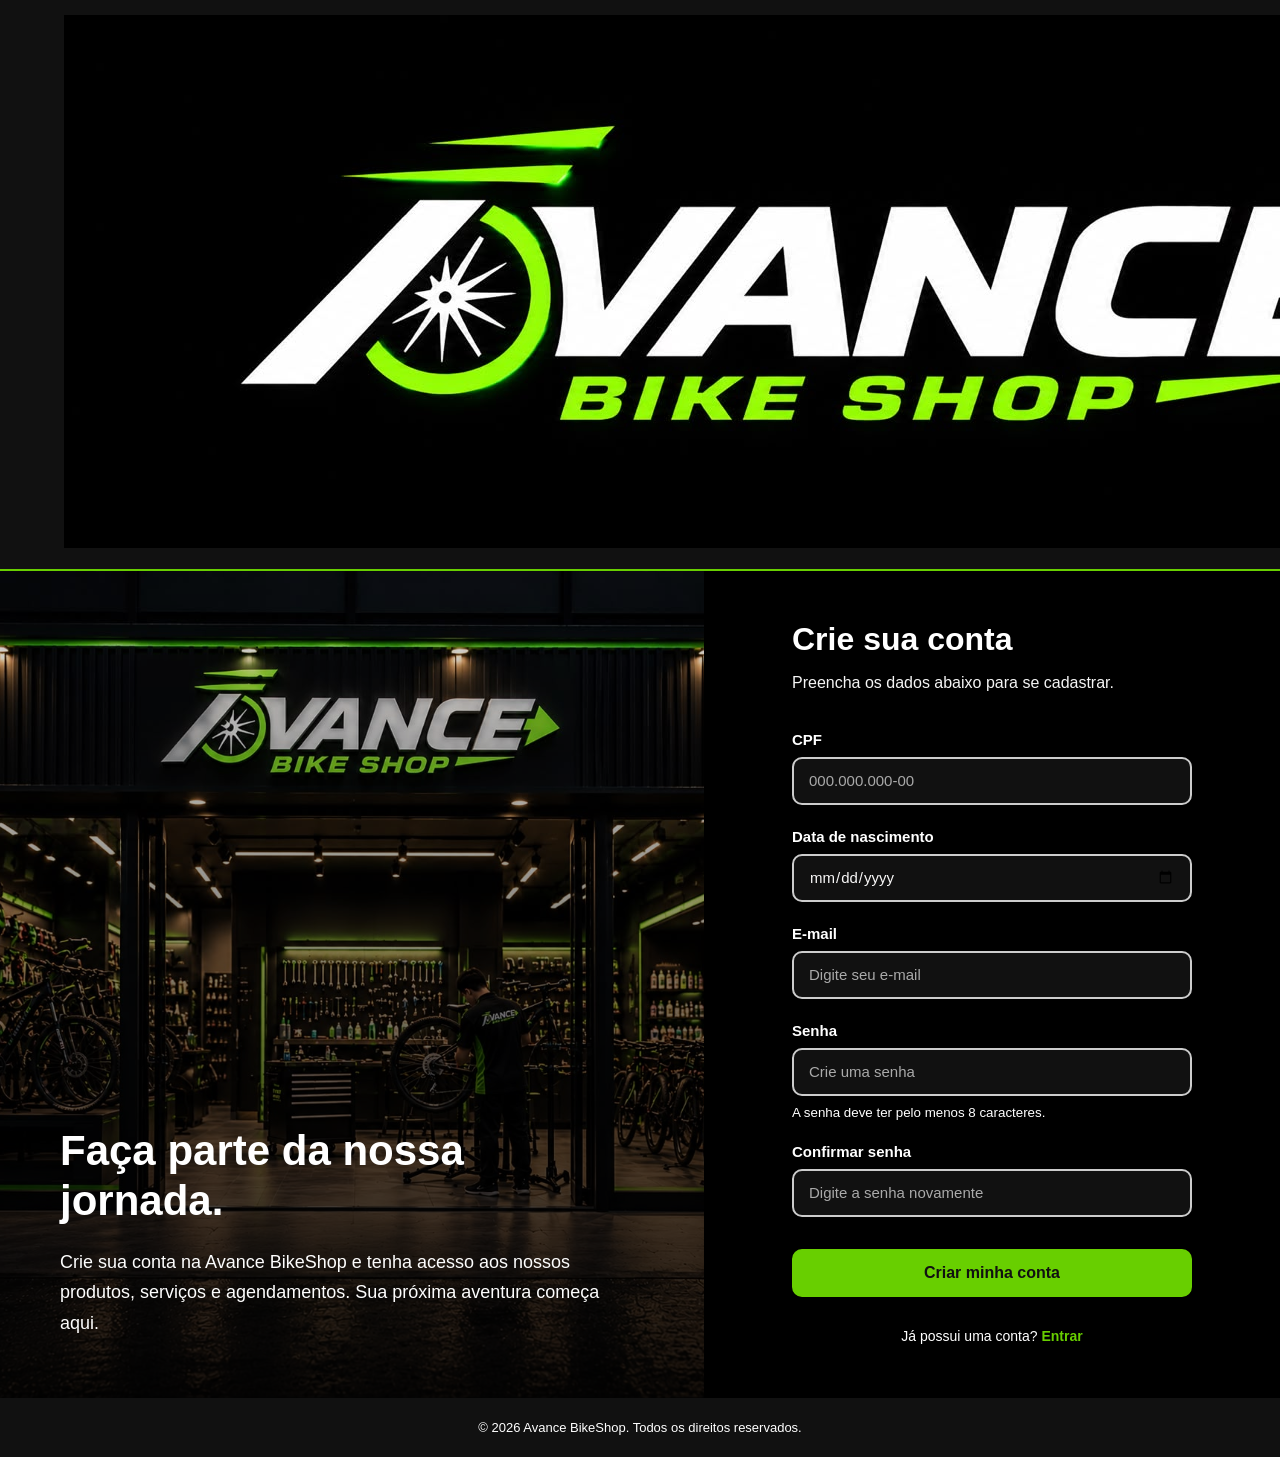
<file: pages/cadastro/index.html>
<!DOCTYPE html>
<html lang="pt-BR">

<head>
  <meta charset="UTF-8">
  <meta name="viewport" content="width=device-width, initial-scale=1.0">

  <link rel="stylesheet" href="style.css">

  <title>Cadastro | Avance BikeShop</title>
</head>

<body class="pagina-login">

  <header class="login-topo">
    <a href="index.html" class="login-logo">
      <img src="../../assets/logo.jpeg" alt="">
    </a>

    <a href="index.html" class="login-voltar">
      Voltar ao início
    </a>
  </header>

  <main class="login-main cadastro-main">

    <!-- Banner à esquerda -->
    <div class="login-banner">
      <div class="login-banner-conteudo">
        <h1>Faça parte da nossa jornada.</h1>

        <p>
          Crie sua conta na Avance BikeShop e tenha acesso
          aos nossos produtos, serviços e agendamentos.
          Sua próxima aventura começa aqui.
        </p>
      </div>
    </div>

    <!-- Formulário à direita -->
    <section class="login-section cadastro-section">

      <div class="login-box cadastro-box">

        <h2>Crie sua conta</h2>

        <p class="login-subtitulo">
          Preencha os dados abaixo para se cadastrar.
        </p>

        <form id="form-cadastro" action="#" method="post">

          <div class="login-campo">
            <label for="cpf">CPF</label>

            <input
              type="text"
              id="cpf"
              name="cpf"
              placeholder="000.000.000-00"
              inputmode="numeric"
              maxlength="14"
              autocomplete="off"
              required
            >
          </div>

          <div class="login-campo">
            <label for="nascimento">Data de nascimento</label>

            <input
              type="date"
              id="nascimento"
              name="data_nascimento"
              autocomplete="bday"
              required
            >
          </div>

          <div class="login-campo">
            <label for="email">E-mail</label>

            <input
              type="email"
              id="email"
              name="email"
              placeholder="Digite seu e-mail"
              autocomplete="email"
              required
            >
          </div>

          <div class="login-campo">
            <label for="senha">Senha</label>

            <input
              type="password"
              id="senha"
              name="senha"
              placeholder="Crie uma senha"
              autocomplete="new-password"
              minlength="8"
              required
            >

            <small class="cadastro-ajuda">
              A senha deve ter pelo menos 8 caracteres.
            </small>
          </div>

          <div class="login-campo">
            <label for="confirmar-senha">
              Confirmar senha
            </label>

            <input
              type="password"
              id="confirmar-senha"
              name="confirmar_senha"
              placeholder="Digite a senha novamente"
              autocomplete="new-password"
              minlength="8"
              required
            >

            <small
              id="mensagem-senha"
              class="cadastro-mensagem"
              aria-live="polite"
            ></small>
          </div>

          <button type="submit" class="login-submit" onclick="">
            Criar minha conta
          </button>

        </form>

        <p class="login-cadastro">
          Já possui uma conta?
          <a href="login.html">Entrar</a>
        </p>

      </div>

    </section>

  </main>

  <footer class="login-footer">
    <p>
      © 2026 Avance BikeShop. Todos os direitos reservados.
    </p>
  </footer>
<script src="script.js"></script>
</body>
</html>
</file>
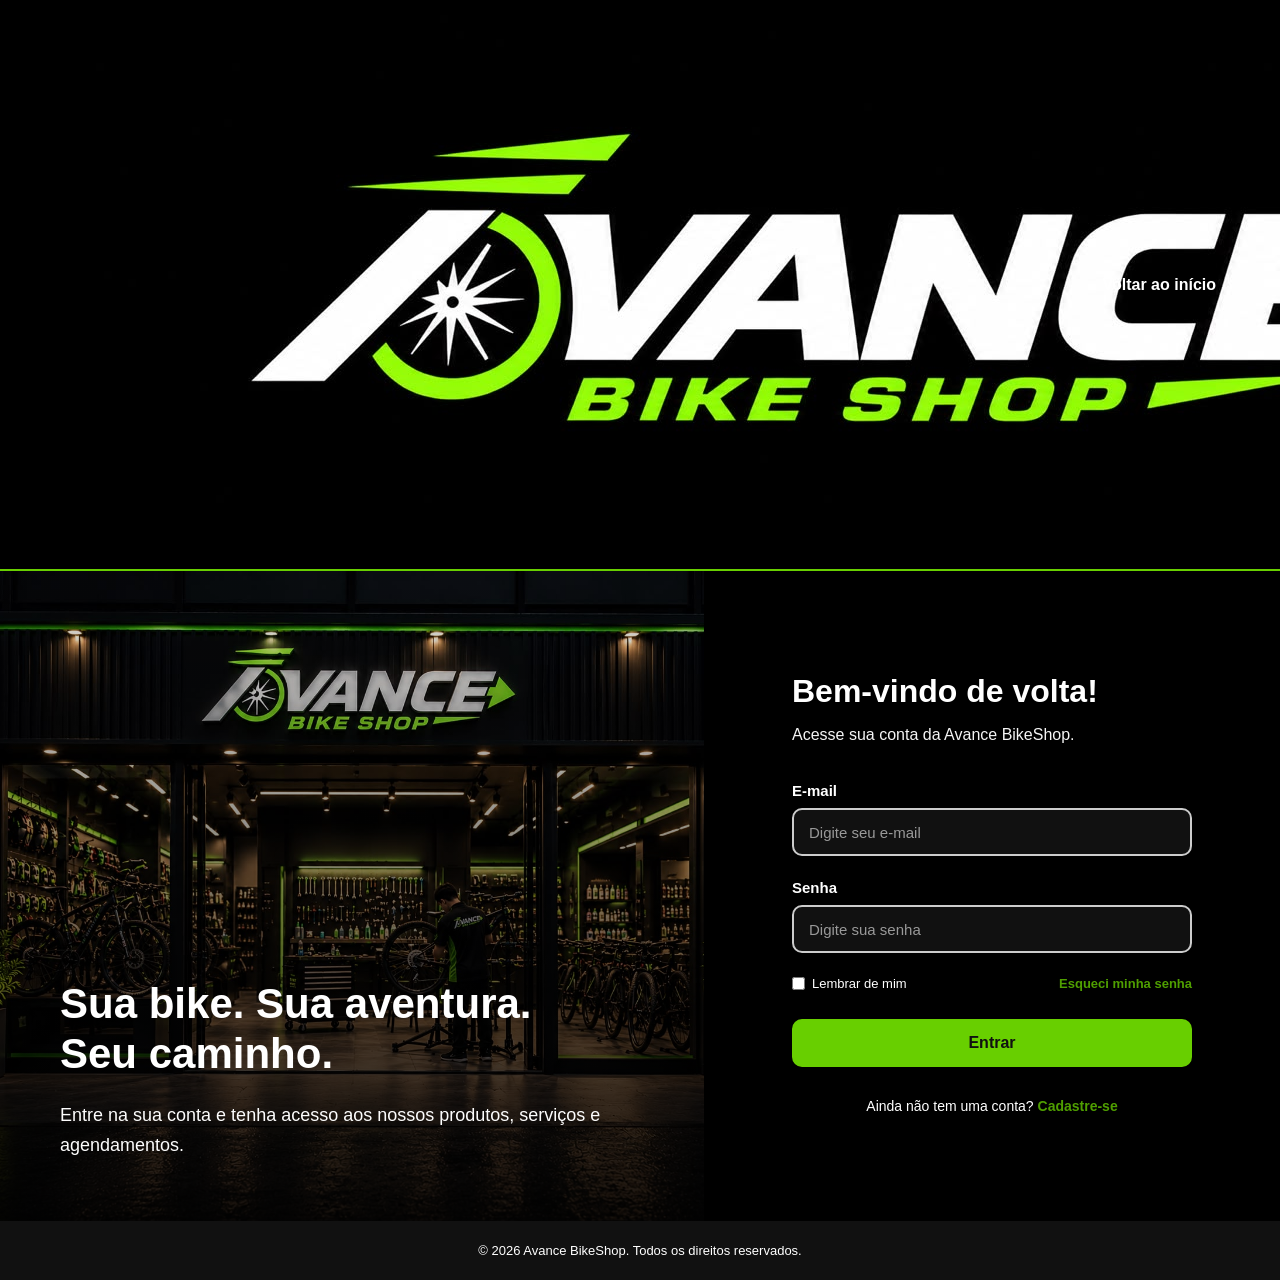
<file: pages/login/index.html>
<!DOCTYPE html>
<html lang="pt-BR">

<head>
  <meta charset="UTF-8">
  <meta name="viewport" content="width=device-width, initial-scale=1.0">

  <link rel="stylesheet" href="style.css">

  <title>Entrar | Avance BikeShop</title>
</head>

<body class="pagina-login">

  <header class="login-topo">
    <a href="index.html" class="login-logo">
      <img src="../../WhatsApp Image 2026-10-22 at 22.29.35.jpeg" alt="">
    </a>

    <a href="index.html" class="login-voltar">
      Voltar ao início
    </a>
  </header>

  <main class="login-main">

    <!-- Lado esquerdo -->
    <div class="login-banner">

      <div class="login-banner-conteudo">
        <h1>Sua bike. Sua aventura. Seu caminho.</h1>

        <p>
          Entre na sua conta e tenha acesso aos nossos
          produtos, serviços e agendamentos.
        </p>
      </div>

    </div>

    <!-- Lado direito -->
    <section class="login-section">

      <div class="login-box">

        <h2>Bem-vindo de volta!</h2>

        <p class="login-subtitulo">
          Acesse sua conta da Avance BikeShop.
        </p>

        <form action="#" method="post">

          <div class="login-campo">
            <label for="email">E-mail</label>

            <input
              type="email"
              id="email"
              name="email"
              placeholder="Digite seu e-mail"
              autocomplete="email"
              required
            >
          </div>

          <div class="login-campo">
            <label for="senha">Senha</label>

            <input
              type="password"
              id="senha"
              name="senha"
              placeholder="Digite sua senha"
              autocomplete="current-password"
              required
            >
          </div>

          <div class="login-extra">

            <label class="login-lembrar">
              <input type="checkbox" name="lembrar">
              Lembrar de mim
            </label>

            <a href="em-construcao.html">
              Esqueci minha senha
            </a>

          </div>

          <button type="submit" class="login-submit">
            Entrar
          </button>

        </form>

        <p class="login-cadastro">
          Ainda não tem uma conta?
          <a href="em-construcao.html">
            Cadastre-se
          </a>
        </p>

      </div>

    </section>

  </main>

  <footer class="login-footer">
    <p>
      © 2026 Avance BikeShop. Todos os direitos reservados.
    </p>
  </footer>

</body>
</html>
</file>
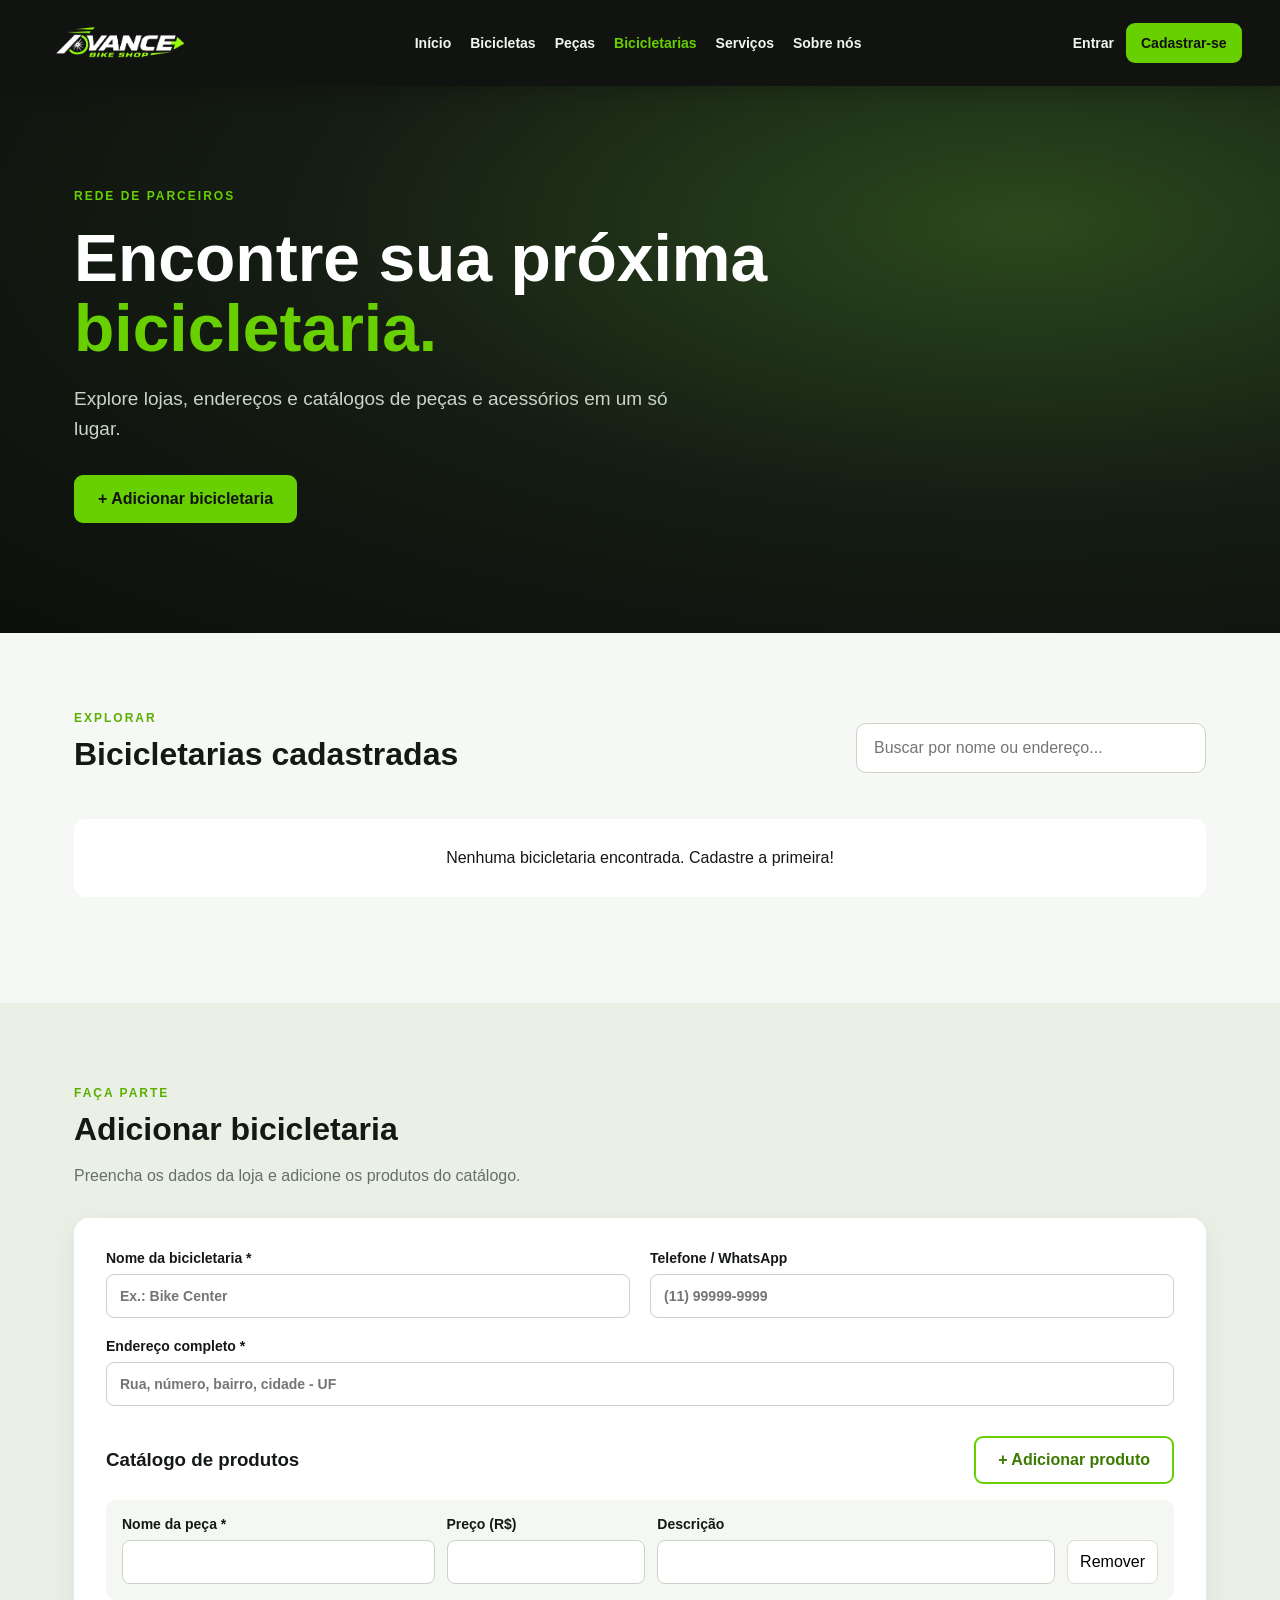
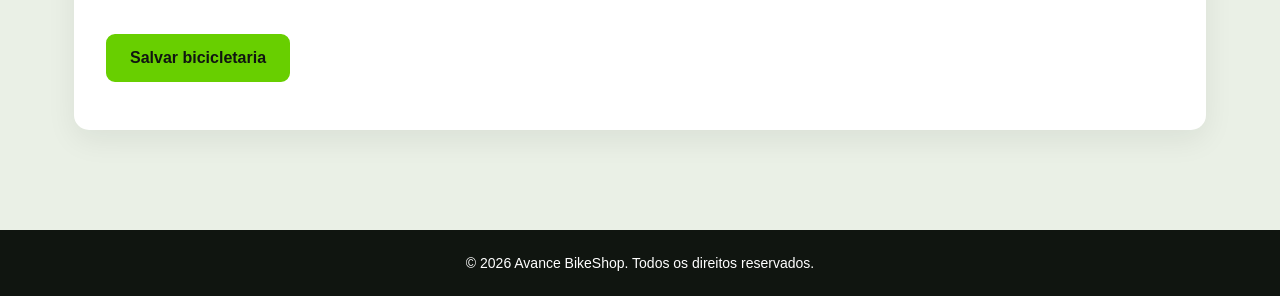
<file: Avance_BikeShop_Site_Reformulado/pages/bicicletarias/index.html>
<!doctype html>
<html lang="pt-BR">

<head>
    <meta charset="UTF-8">
    <meta name="viewport" content="width=device-width, initial-scale=1.0">
    <title>Bicicletarias Parceiras | Avance BikeShop</title>
    <link rel="stylesheet" href="style.css">
    <link rel="stylesheet" href="../../src/unificado.css">
</head>

<body>
    <header class="site-header">
        <nav class="site-nav" aria-label="Navegação principal"><a class="site-brand" href="../../index.html"><img
                    src="../../assets/logo.png" alt="Avance BikeShop"></a>
            <div class="site-links"><a href="../../index.html">Início</a><a
                    href="../../em-construcao.html">Bicicletas</a><a href="../../pages/pecas/index.html">Peças</a><a
                    href="../../pages/bicicletarias/index.html" aria-current="page">Bicicletarias</a><a
                    href="../../em-construcao.html">Serviços</a><a href="../../em-construcao.html">Sobre nós</a></div>
            <div class="site-account"><a href="../../pages/login/index.html">Entrar</a><a class="site-register"
                    href="../../pages/cadastro/index.html">Cadastrar-se</a></div>
        </nav>
    </header>

    <main>
        <section class="hero">
            <div class="wrap"><span class="eyebrow">REDE DE PARCEIROS</span>
                <h1>Encontre sua próxima <em>bicicletaria.</em></h1>
                <p>Explore lojas, endereços e catálogos de peças e acessórios em um só lugar.</p><a class="btn"
                    href="#cadastro">+ Adicionar bicicletaria</a>
            </div>
        </section>
        <section class="wrap section" id="lojas">
            <div class="section-heading">
                <div><span class="eyebrow">EXPLORAR</span>
                    <h2>Bicicletarias cadastradas</h2>
                </div><input id="busca" type="search" placeholder="Buscar por nome ou endereço..."
                    aria-label="Buscar bicicletarias">
            </div>
            <div id="lista" class="grid"></div>
            <p id="vazio" class="empty" hidden>Nenhuma bicicletaria encontrada. Cadastre a primeira!</p>
        </section>
        <section class="form-section" id="cadastro">
            <div class="wrap"><span class="eyebrow">FAÇA PARTE</span>
                <h2>Adicionar bicicletaria</h2>
                <p class="muted">Preencha os dados da loja e adicione os produtos do catálogo.</p>
                <form id="formLoja">
                    <div class="fields"><label>Nome da bicicletaria *<input name="nome" required maxlength="100"
                                placeholder="Ex.: Bike Center"></label><label>Telefone / WhatsApp<input name="telefone"
                                maxlength="30" placeholder="(11) 99999-9999"></label><label class="wide">Endereço
                            completo *<input name="endereco" required maxlength="200"
                                placeholder="Rua, número, bairro, cidade - UF"></label></div>
                    <div class="catalog-head">
                        <h3>Catálogo de produtos</h3><button type="button" class="btn secondary" id="addProduto">+
                            Adicionar produto</button>
                    </div>
                    <div id="produtosForm"></div><button type="submit" class="btn submit">Salvar bicicletaria</button>
                    <p id="mensagem" role="status"></p>
                </form>
            </div>
        </section>
    </main>
    <footer>© 2026 Avance BikeShop. Todos os direitos reservados.</footer>
    <dialog id="catalogoDialog">
        <div class="dialog-top">
            <div><span class="eyebrow">CATÁLOGO</span>
                <h2 id="dialogTitulo"></h2>
            </div><button id="fecharDialog" class="close" aria-label="Fechar">×</button>
        </div>
        <p id="dialogEndereco" class="muted"></p>
        <div id="dialogProdutos" class="catalog-grid"></div>
    </dialog>
    <script src="script.js"></script>
</body>

</html>
</file>
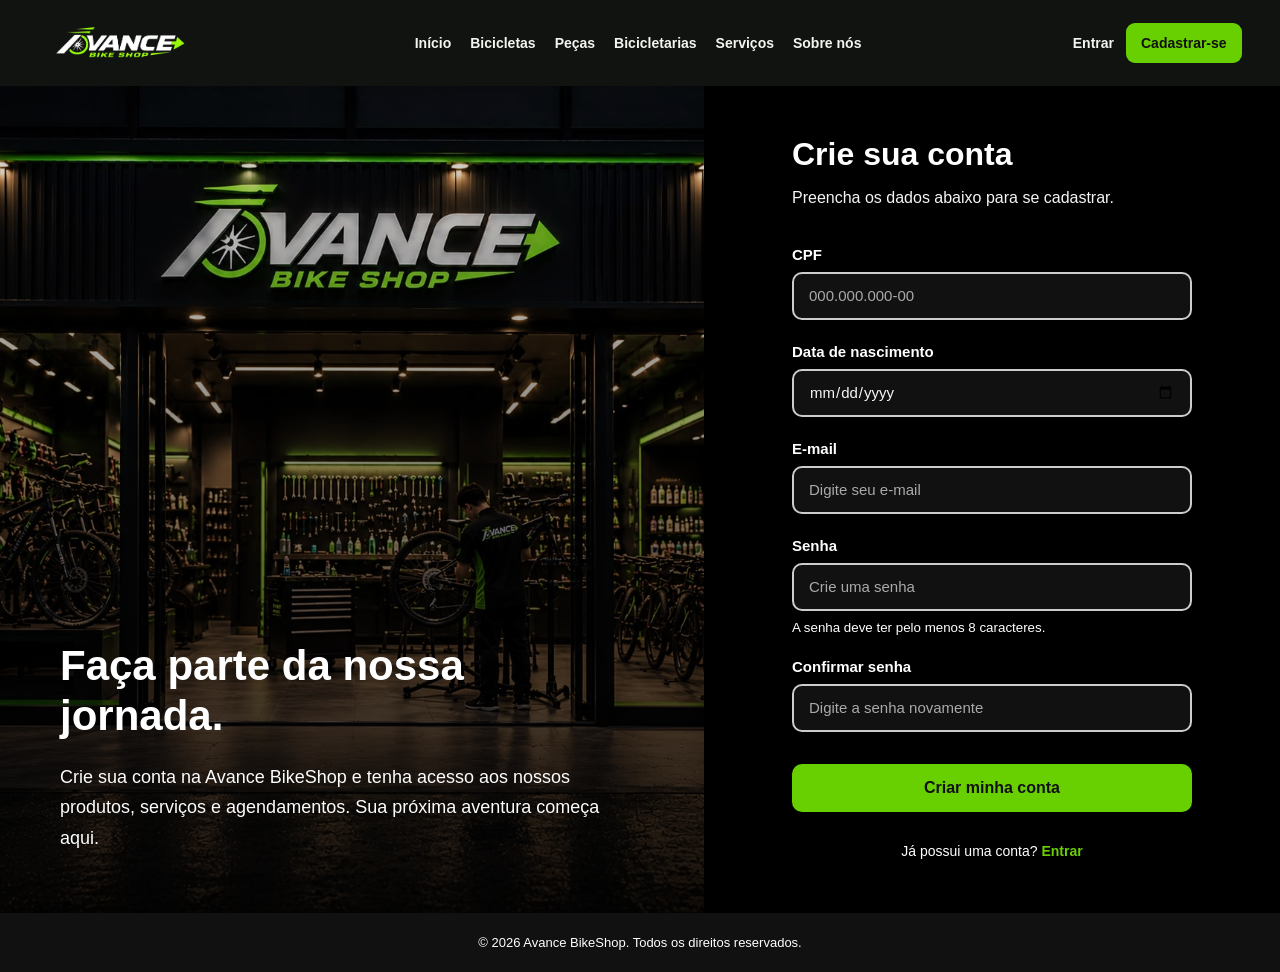
<file: Avance_BikeShop_Site_Reformulado/pages/cadastro/index.html>
<!DOCTYPE html>
<html lang="pt-BR">

<head>
  <meta charset="UTF-8">
  <meta name="viewport" content="width=device-width, initial-scale=1.0">

  <link rel="stylesheet" href="style.css">

  <title>Cadastro | Avance BikeShop</title>
  <link rel="stylesheet" href="../../src/unificado.css">
</head>

<body class="pagina-login">
  <header class="site-header">
    <nav class="site-nav" aria-label="Navegação principal"><a class="site-brand" href="../../index.html"><img
          src="../../assets/logo.png" alt="Avance BikeShop"></a>
      <div class="site-links"><a href="../../index.html">Início</a><a href="../../em-construcao.html">Bicicletas</a><a
          href="../../pages/pecas/index.html">Peças</a><a
          href="../../pages/bicicletarias/index.html">Bicicletarias</a><a href="../../em-construcao.html">Serviços</a><a
          href="../../em-construcao.html">Sobre nós</a></div>
      <div class="site-account"><a href="../../pages/login/index.html">Entrar</a><a class="site-register"
          href="../../pages/cadastro/index.html">Cadastrar-se</a></div>
    </nav>
  </header>



  <main class="login-main cadastro-main">

    <!-- Banner à esquerda -->
    <div class="login-banner">
      <div class="login-banner-conteudo">
        <h1>Faça parte da nossa jornada.</h1>

        <p>
          Crie sua conta na Avance BikeShop e tenha acesso
          aos nossos produtos, serviços e agendamentos.
          Sua próxima aventura começa aqui.
        </p>
      </div>
    </div>

    <!-- Formulário à direita -->
    <section class="login-section cadastro-section">

      <div class="login-box cadastro-box">

        <h2>Crie sua conta</h2>

        <p class="login-subtitulo">
          Preencha os dados abaixo para se cadastrar.
        </p>

        <form id="form-cadastro" action="#" method="post">

          <div class="login-campo">
            <label for="cpf">CPF</label>

            <input type="text" id="cpf" name="cpf" placeholder="000.000.000-00" inputmode="numeric" maxlength="14"
              autocomplete="off" required>
          </div>

          <div class="login-campo">
            <label for="nascimento">Data de nascimento</label>

            <input type="date" id="nascimento" name="data_nascimento" autocomplete="bday" required>
          </div>

          <div class="login-campo">
            <label for="email">E-mail</label>

            <input type="email" id="email" name="email" placeholder="Digite seu e-mail" autocomplete="email" required>
          </div>

          <div class="login-campo">
            <label for="senha">Senha</label>

            <input type="password" id="senha" name="senha" placeholder="Crie uma senha" autocomplete="new-password"
              minlength="8" required>

            <small class="cadastro-ajuda">
              A senha deve ter pelo menos 8 caracteres.
            </small>
          </div>

          <div class="login-campo">
            <label for="confirmar-senha">
              Confirmar senha
            </label>

            <input type="password" id="confirmar-senha" name="confirmar_senha" placeholder="Digite a senha novamente"
              autocomplete="new-password" minlength="8" required>

            <small id="mensagem-senha" class="cadastro-mensagem" aria-live="polite"></small>
          </div>

          <button type="submit" class="login-submit" onclick="">
            Criar minha conta
          </button>

        </form>

        <p class="login-cadastro">
          Já possui uma conta?
          <a href="../../pages/login/index.html">Entrar</a>
        </p>

      </div>

    </section>

  </main>

  <footer class="login-footer">
    <p>
      © 2026 Avance BikeShop. Todos os direitos reservados.
    </p>
  </footer>
  <script src="script.js"></script>
</body>

</html>
</file>
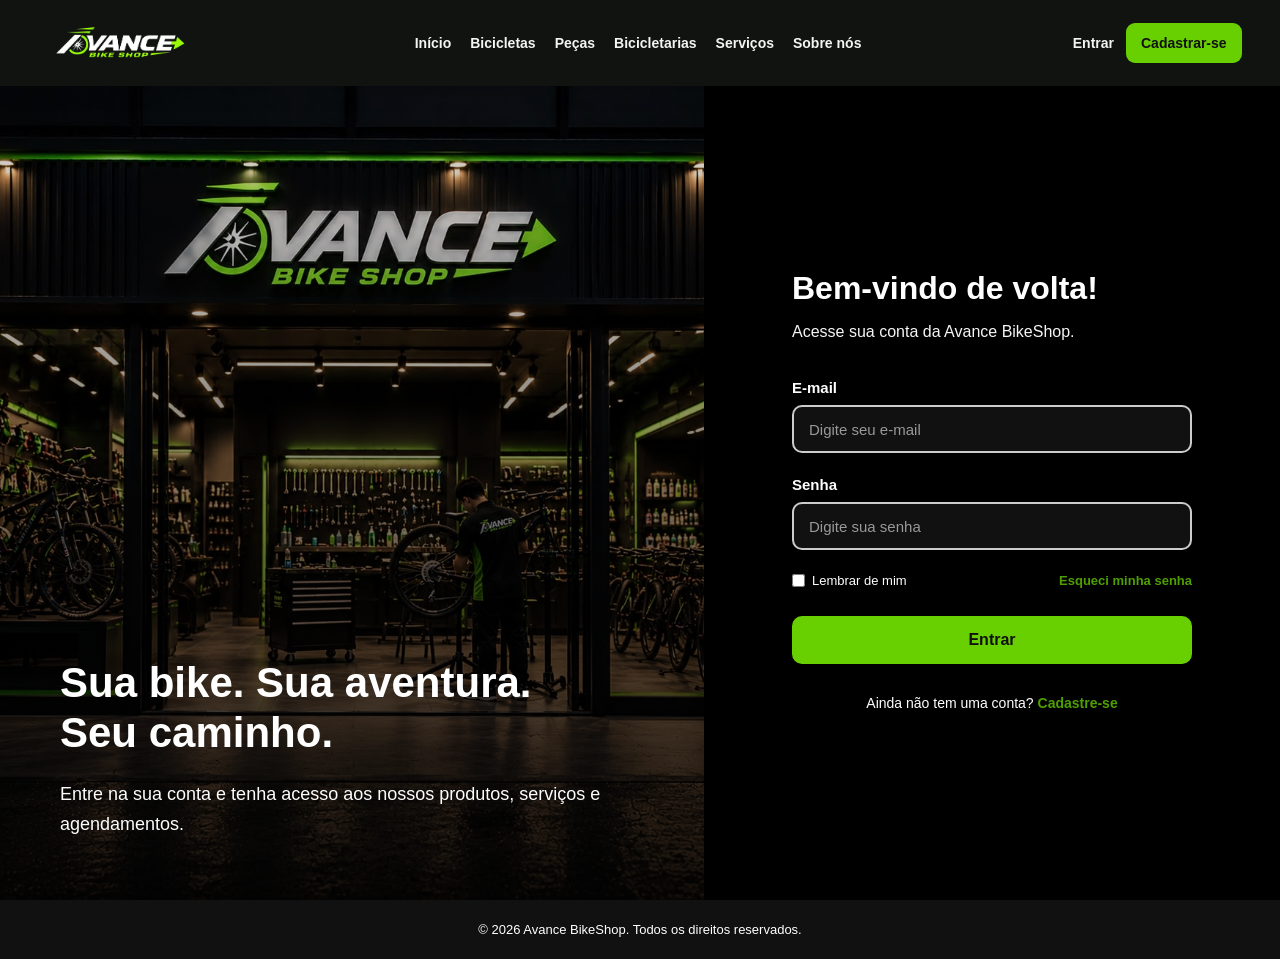
<file: Avance_BikeShop_Site_Reformulado/pages/login/index.html>
<!DOCTYPE html>
<html lang="pt-BR">

<head>
  <meta charset="UTF-8">
  <meta name="viewport" content="width=device-width, initial-scale=1.0">

  <link rel="stylesheet" href="style.css">

  <title>Entrar | Avance BikeShop</title>
  <link rel="stylesheet" href="../../src/unificado.css">
</head>

<body class="pagina-login">
  <header class="site-header">
    <nav class="site-nav" aria-label="Navegação principal"><a class="site-brand" href="../../index.html"><img
          src="../../assets/logo.png" alt="Avance BikeShop"></a>
      <div class="site-links"><a href="../../index.html">Início</a><a href="../../em-construcao.html">Bicicletas</a><a
          href="../../pages/pecas/index.html">Peças</a><a
          href="../../pages/bicicletarias/index.html">Bicicletarias</a><a href="../../em-construcao.html">Serviços</a><a
          href="../../em-construcao.html">Sobre nós</a></div>
      <div class="site-account"><a href="../../pages/login/index.html">Entrar</a><a class="site-register"
          href="../../pages/cadastro/index.html">Cadastrar-se</a></div>
    </nav>
  </header>



  <main class="login-main">

    <!-- Lado esquerdo -->
    <div class="login-banner">

      <div class="login-banner-conteudo">
        <h1>Sua bike. Sua aventura. Seu caminho.</h1>

        <p>
          Entre na sua conta e tenha acesso aos nossos
          produtos, serviços e agendamentos.
        </p>
      </div>

    </div>

    <!-- Lado direito -->
    <section class="login-section">

      <div class="login-box">

        <h2>Bem-vindo de volta!</h2>

        <p class="login-subtitulo">
          Acesse sua conta da Avance BikeShop.
        </p>

        <form action="#" method="post">

          <div class="login-campo">
            <label for="email">E-mail</label>

            <input type="email" id="email" name="email" placeholder="Digite seu e-mail" autocomplete="email" required>
          </div>

          <div class="login-campo">
            <label for="senha">Senha</label>

            <input type="password" id="senha" name="senha" placeholder="Digite sua senha"
              autocomplete="current-password" required>
          </div>

          <div class="login-extra">

            <label class="login-lembrar">
              <input type="checkbox" name="lembrar">
              Lembrar de mim
            </label>

            <a href="../../em-construcao.html">
              Esqueci minha senha
            </a>

          </div>

          <button type="submit" class="login-submit">
            Entrar
          </button>

        </form>

        <p class="login-cadastro">
          Ainda não tem uma conta?
          <a href="../../em-construcao.html">
            Cadastre-se
          </a>
        </p>

      </div>

    </section>

  </main>

  <footer class="login-footer">
    <p>
      © 2026 Avance BikeShop. Todos os direitos reservados.
    </p>
  </footer>

</body>

</html>
</file>
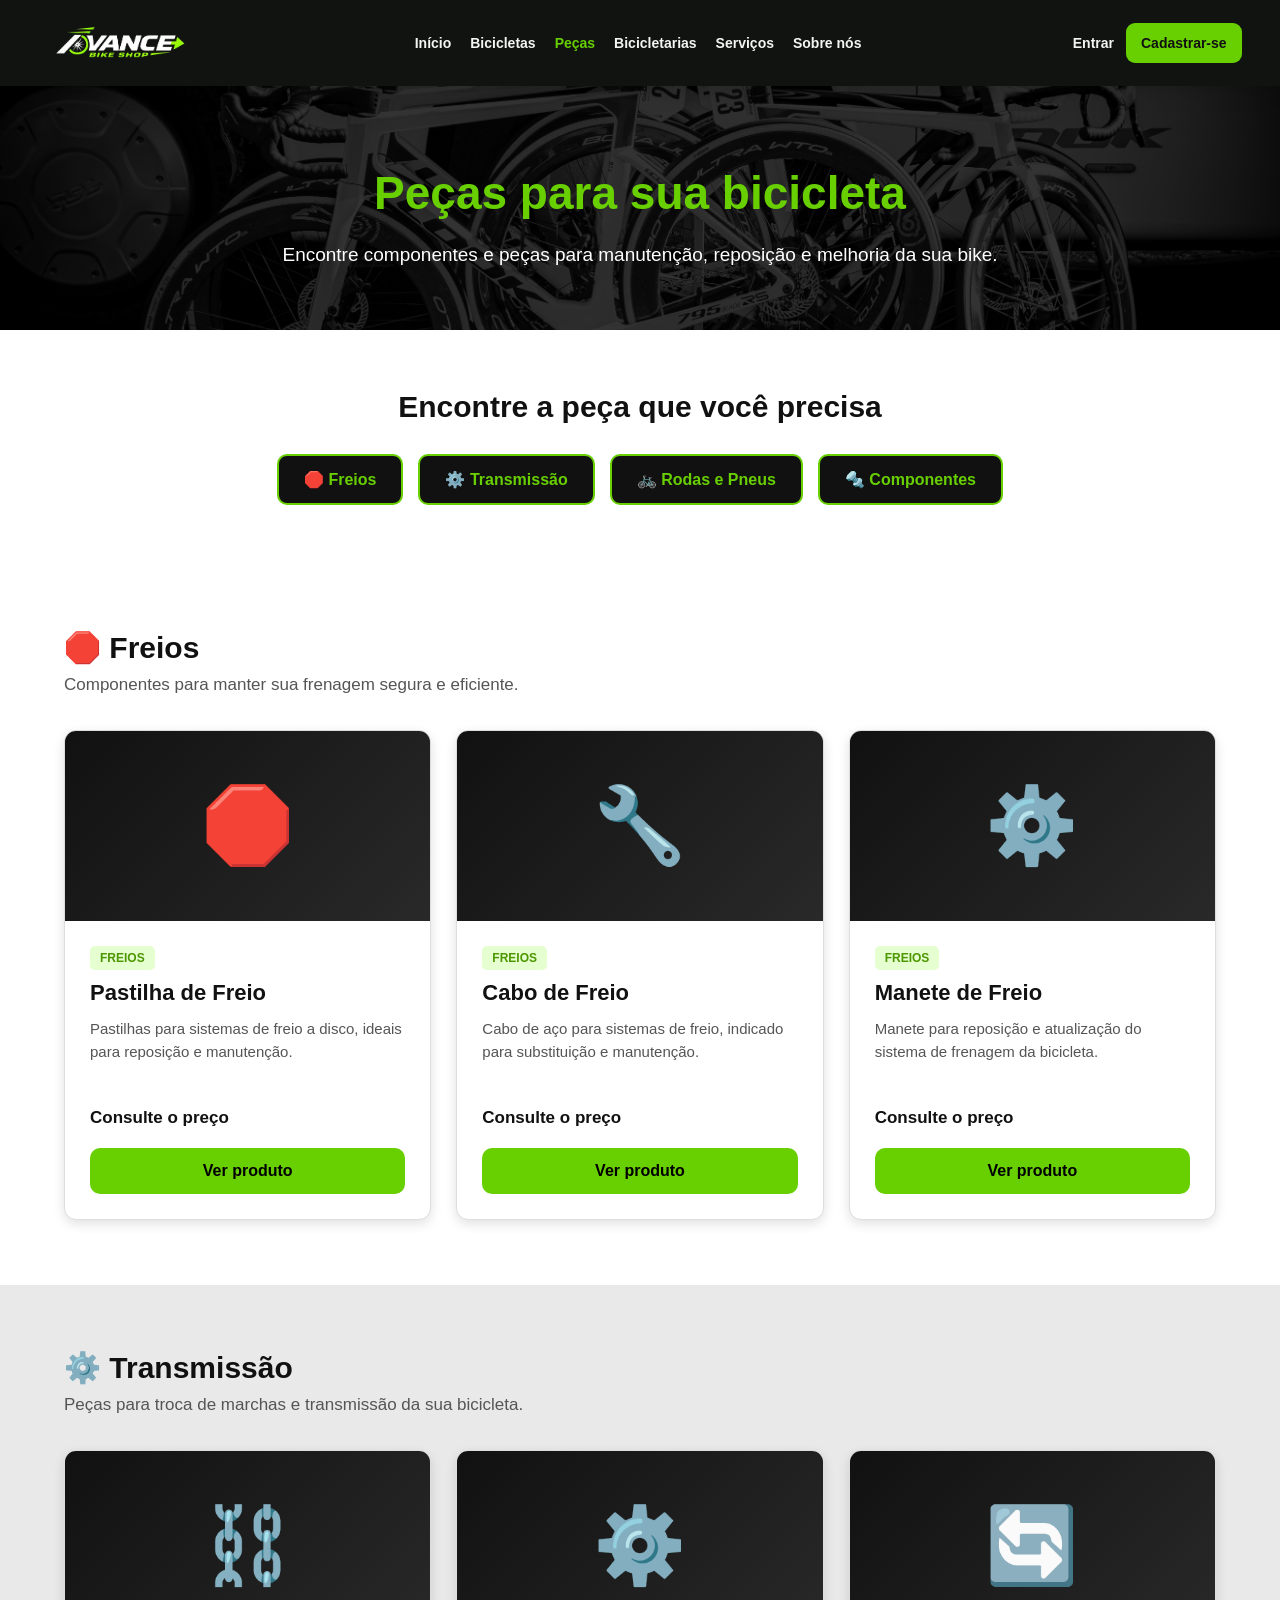
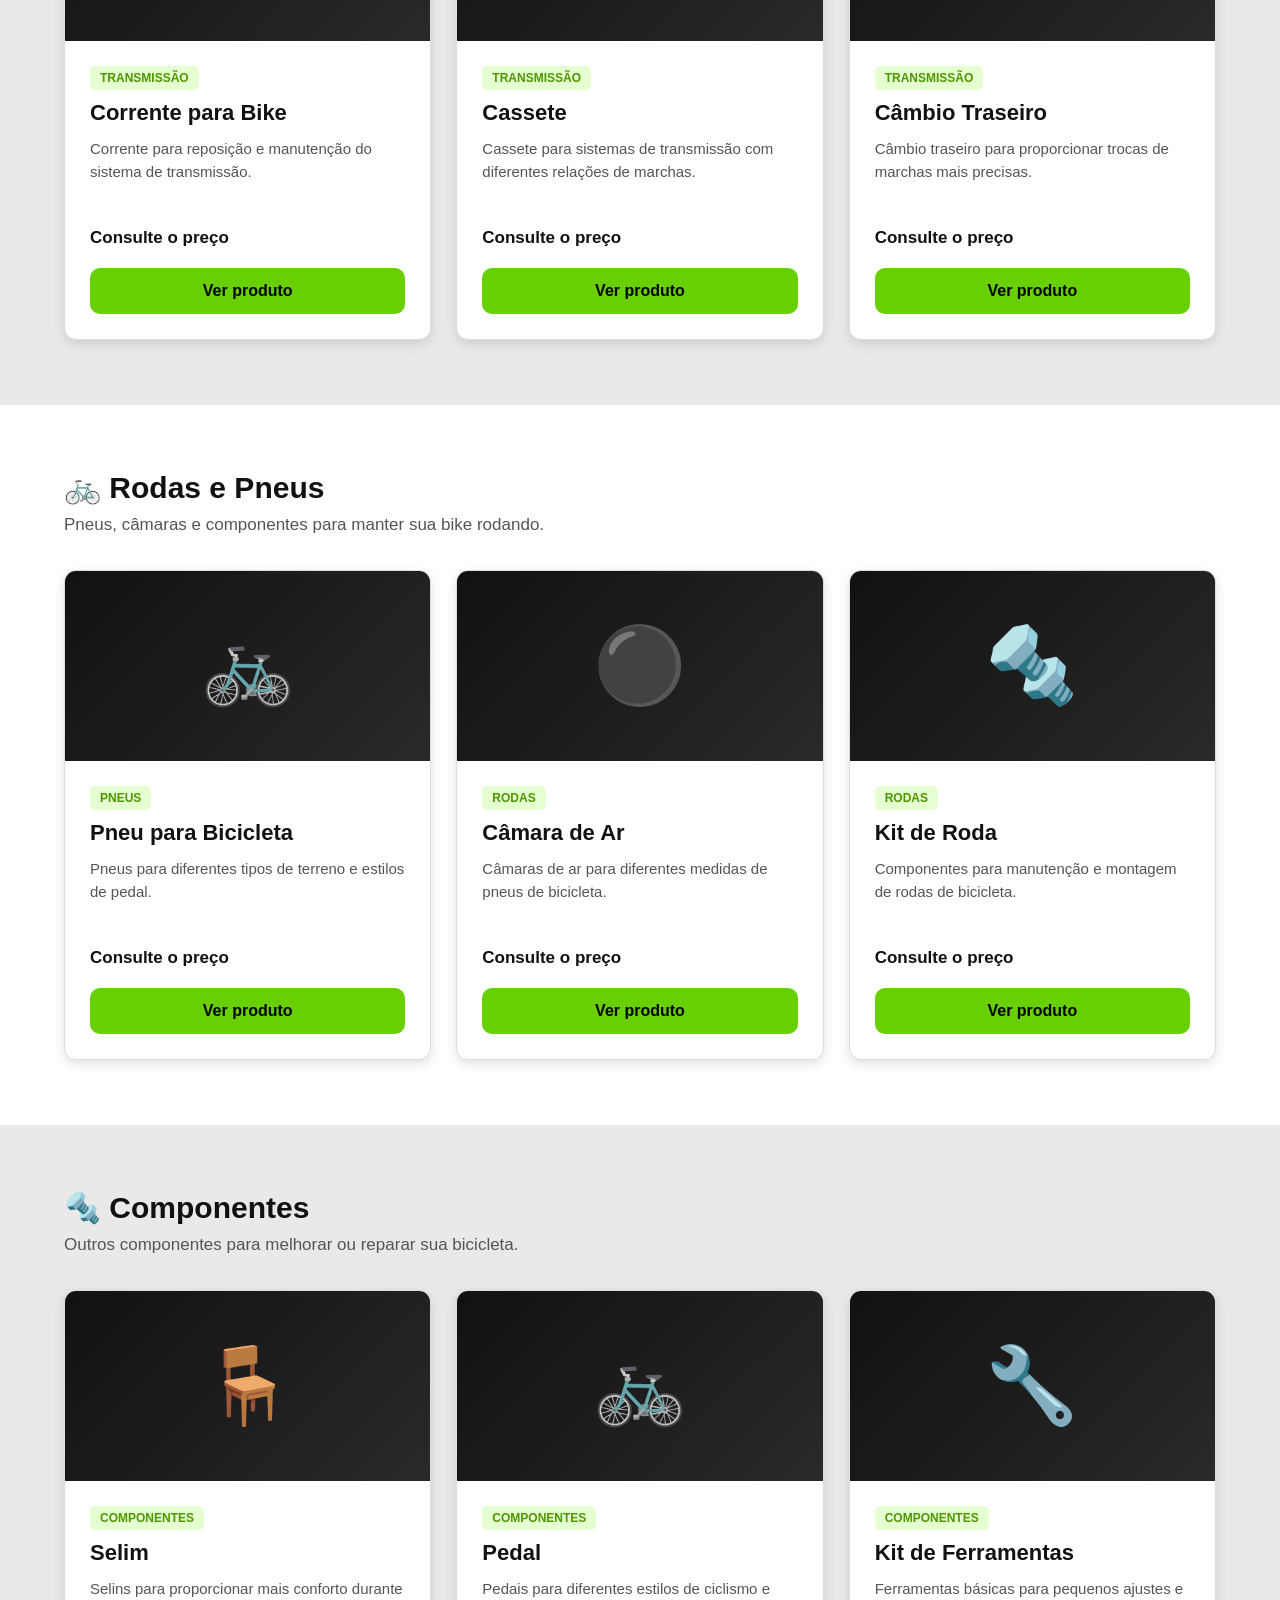
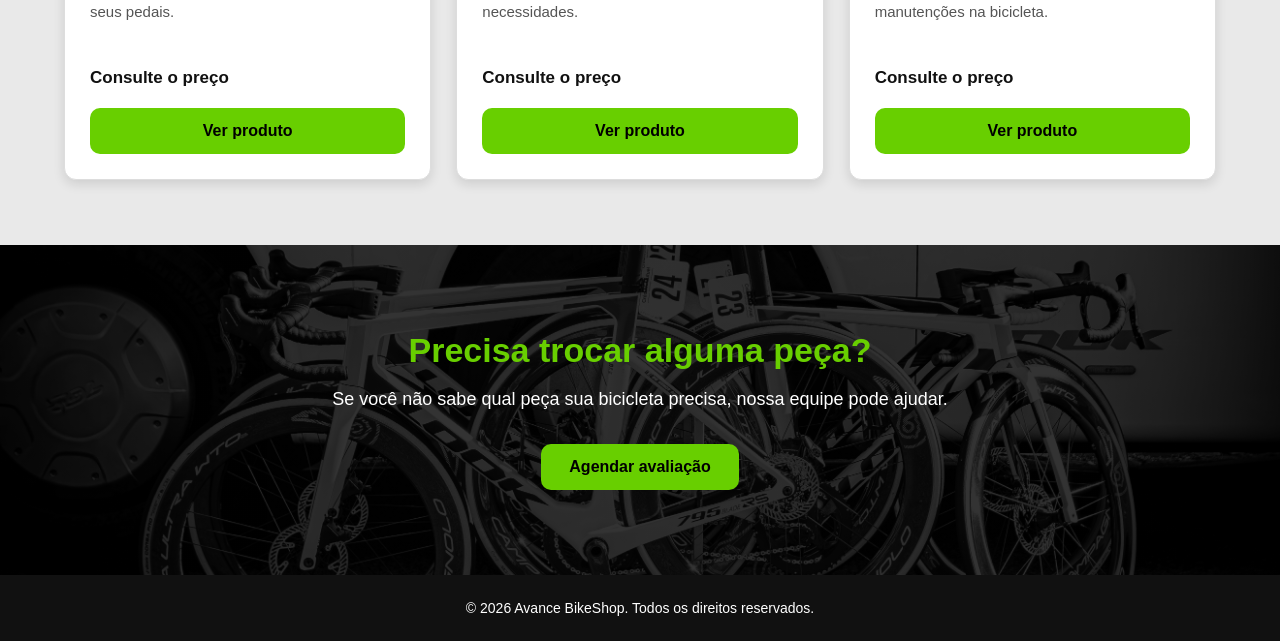
<file: Avance_BikeShop_Site_Reformulado/pages/pecas/index.html>
<!doctype html>
<html lang="pt-BR">

<head>
  <meta charset="UTF-8" />
  <meta name="viewport" content="width=device-width, initial-scale=1.0" />
  <link rel="stylesheet" href="style.css" />
  <title>Peças | Avance BikeShop</title>
  <link rel="stylesheet" href="../../src/unificado.css">
</head>

<body>
  <header class="site-header">
    <nav class="site-nav" aria-label="Navegação principal"><a class="site-brand" href="../../index.html"><img
          src="../../assets/logo.png" alt="Avance BikeShop"></a>
      <div class="site-links"><a href="../../index.html">Início</a><a href="../../em-construcao.html">Bicicletas</a><a
          href="../../pages/pecas/index.html" aria-current="page">Peças</a><a
          href="../../pages/bicicletarias/index.html">Bicicletarias</a><a href="../../em-construcao.html">Serviços</a><a
          href="../../em-construcao.html">Sobre nós</a></div>
      <div class="site-account"><a href="../../pages/login/index.html">Entrar</a><a class="site-register"
          href="../../pages/cadastro/index.html">Cadastrar-se</a></div>
    </nav>
  </header>

  <main>
    <!-- CABEÇALHO DA PÁGINA -->

    <section class="pagina-topo">

      <h1>Peças para sua bicicleta</h1>

      <p>
        Encontre componentes e peças para manutenção,
        reposição e melhoria da sua bike.
      </p>

    </section>


    <!-- CATEGORIAS -->

    <section class="categorias-pecas">

      <h2>Encontre a peça que você precisa</h2>

      <div class="filtros">

        <a href="#freios" class="filtro">
          🛑 Freios
        </a>

        <a href="#transmissao" class="filtro">
          ⚙️ Transmissão
        </a>

        <a href="#rodas" class="filtro">
          🚲 Rodas e Pneus
        </a>

        <a href="#acessorios" class="filtro">
          🔩 Componentes
        </a>

      </div>

    </section>


    <!-- FREIOS -->

    <section class="produtos" id="freios">

      <div class="titulo-produtos">

        <h2>🛑 Freios</h2>

        <p>
          Componentes para manter sua frenagem segura e eficiente.
        </p>

      </div>


      <div class="produtos-grid">

        <article class="produto">

          <div class="produto-imagem">
            🛑
          </div>

          <div class="produto-info">

            <span class="categoria-produto">
              Freios
            </span>

            <h3>Pastilha de Freio</h3>

            <p>
              Pastilhas para sistemas de freio a disco,
              ideais para reposição e manutenção.
            </p>

            <strong class="preco">
              Consulte o preço
            </strong>

            <a href="../../em-construcao.html" class="button produto-button">
              Ver produto
            </a>

          </div>

        </article>


        <article class="produto">

          <div class="produto-imagem">
            🔧
          </div>

          <div class="produto-info">

            <span class="categoria-produto">
              Freios
            </span>

            <h3>Cabo de Freio</h3>

            <p>
              Cabo de aço para sistemas de freio,
              indicado para substituição e manutenção.
            </p>

            <strong class="preco">
              Consulte o preço
            </strong>

            <a href="../../em-construcao.html" class="button produto-button">
              Ver produto
            </a>

          </div>

        </article>


        <article class="produto">

          <div class="produto-imagem">
            ⚙️
          </div>

          <div class="produto-info">

            <span class="categoria-produto">
              Freios
            </span>

            <h3>Manete de Freio</h3>

            <p>
              Manete para reposição e atualização
              do sistema de frenagem da bicicleta.
            </p>

            <strong class="preco">
              Consulte o preço
            </strong>

            <a href="../../em-construcao.html" class="button produto-button">
              Ver produto
            </a>

          </div>

        </article>

      </div>

    </section>


    <!-- TRANSMISSÃO -->

    <section class="produtos produtos-cinza" id="transmissao">

      <div class="titulo-produtos">

        <h2>⚙️ Transmissão</h2>

        <p>
          Peças para troca de marchas e transmissão da sua bicicleta.
        </p>

      </div>


      <div class="produtos-grid">

        <article class="produto">

          <div class="produto-imagem">
            ⛓️
          </div>

          <div class="produto-info">

            <span class="categoria-produto">
              Transmissão
            </span>

            <h3>Corrente para Bike</h3>

            <p>
              Corrente para reposição e manutenção
              do sistema de transmissão.
            </p>

            <strong class="preco">
              Consulte o preço
            </strong>

            <a href="../../em-construcao.html" class="button produto-button">
              Ver produto
            </a>

          </div>

        </article>


        <article class="produto">

          <div class="produto-imagem">
            ⚙️
          </div>

          <div class="produto-info">

            <span class="categoria-produto">
              Transmissão
            </span>

            <h3>Cassete</h3>

            <p>
              Cassete para sistemas de transmissão
              com diferentes relações de marchas.
            </p>

            <strong class="preco">
              Consulte o preço
            </strong>

            <a href="../../em-construcao.html" class="button produto-button">
              Ver produto
            </a>

          </div>

        </article>


        <article class="produto">

          <div class="produto-imagem">
            🔄
          </div>

          <div class="produto-info">

            <span class="categoria-produto">
              Transmissão
            </span>

            <h3>Câmbio Traseiro</h3>

            <p>
              Câmbio traseiro para proporcionar
              trocas de marchas mais precisas.
            </p>

            <strong class="preco">
              Consulte o preço
            </strong>

            <a href="../../em-construcao.html" class="button produto-button">
              Ver produto
            </a>

          </div>

        </article>

      </div>

    </section>


    <!-- RODAS E PNEUS -->

    <section class="produtos" id="rodas">

      <div class="titulo-produtos">

        <h2>🚲 Rodas e Pneus</h2>

        <p>
          Pneus, câmaras e componentes para manter sua bike rodando.
        </p>

      </div>


      <div class="produtos-grid">

        <article class="produto">

          <div class="produto-imagem">
            🚲
          </div>

          <div class="produto-info">

            <span class="categoria-produto">
              Pneus
            </span>

            <h3>Pneu para Bicicleta</h3>

            <p>
              Pneus para diferentes tipos de terreno
              e estilos de pedal.
            </p>

            <strong class="preco">
              Consulte o preço
            </strong>

            <a href="../../em-construcao.html" class="button produto-button">
              Ver produto
            </a>

          </div>

        </article>


        <article class="produto">

          <div class="produto-imagem">
            ⚫
          </div>

          <div class="produto-info">

            <span class="categoria-produto">
              Rodas
            </span>

            <h3>Câmara de Ar</h3>

            <p>
              Câmaras de ar para diferentes medidas
              de pneus de bicicleta.
            </p>

            <strong class="preco">
              Consulte o preço
            </strong>

            <a href="../../em-construcao.html" class="button produto-button">
              Ver produto
            </a>

          </div>

        </article>


        <article class="produto">

          <div class="produto-imagem">
            🔩
          </div>

          <div class="produto-info">

            <span class="categoria-produto">
              Rodas
            </span>

            <h3>Kit de Roda</h3>

            <p>
              Componentes para manutenção e montagem
              de rodas de bicicleta.
            </p>

            <strong class="preco">
              Consulte o preço
            </strong>

            <a href="../../em-construcao.html" class="button produto-button">
              Ver produto
            </a>

          </div>

        </article>

      </div>

    </section>


    <!-- COMPONENTES -->

    <section class="produtos produtos-cinza" id="acessorios">

      <div class="titulo-produtos">

        <h2>🔩 Componentes</h2>

        <p>
          Outros componentes para melhorar ou reparar sua bicicleta.
        </p>

      </div>


      <div class="produtos-grid">

        <article class="produto">

          <div class="produto-imagem">
            🪑
          </div>

          <div class="produto-info">

            <span class="categoria-produto">
              Componentes
            </span>

            <h3>Selim</h3>

            <p>
              Selins para proporcionar mais conforto
              durante seus pedais.
            </p>

            <strong class="preco">
              Consulte o preço
            </strong>

            <a href="../../em-construcao.html" class="button produto-button">
              Ver produto
            </a>

          </div>

        </article>


        <article class="produto">

          <div class="produto-imagem">
            🚲
          </div>

          <div class="produto-info">

            <span class="categoria-produto">
              Componentes
            </span>

            <h3>Pedal</h3>

            <p>
              Pedais para diferentes estilos de
              ciclismo e necessidades.
            </p>

            <strong class="preco">
              Consulte o preço
            </strong>

            <a href="../../em-construcao.html" class="button produto-button">
              Ver produto
            </a>

          </div>

        </article>


        <article class="produto">

          <div class="produto-imagem">
            🔧
          </div>

          <div class="produto-info">

            <span class="categoria-produto">
              Componentes
            </span>

            <h3>Kit de Ferramentas</h3>

            <p>
              Ferramentas básicas para pequenos ajustes
              e manutenções na bicicleta.
            </p>

            <strong class="preco">
              Consulte o preço
            </strong>

            <a href="../../em-construcao.html" class="button produto-button">
              Ver produto
            </a>

          </div>

        </article>

      </div>

    </section>


    <!-- CHAMADA PARA MANUTENÇÃO -->

    <section class="pecas-destaque">

      <div>

        <h2>
          Precisa trocar alguma peça?
        </h2>

        <p>
          Se você não sabe qual peça sua bicicleta precisa,
          nossa equipe pode ajudar.
        </p>

        <a href="../../em-construcao.html" class="button">
          Agendar avaliação
        </a>

      </div>

    </section>

  </main>
  <footer>
    <p>
      © 2026 Avance BikeShop. Todos os direitos reservados.
    </p>

  </footer>
</body>

</html>
</file>
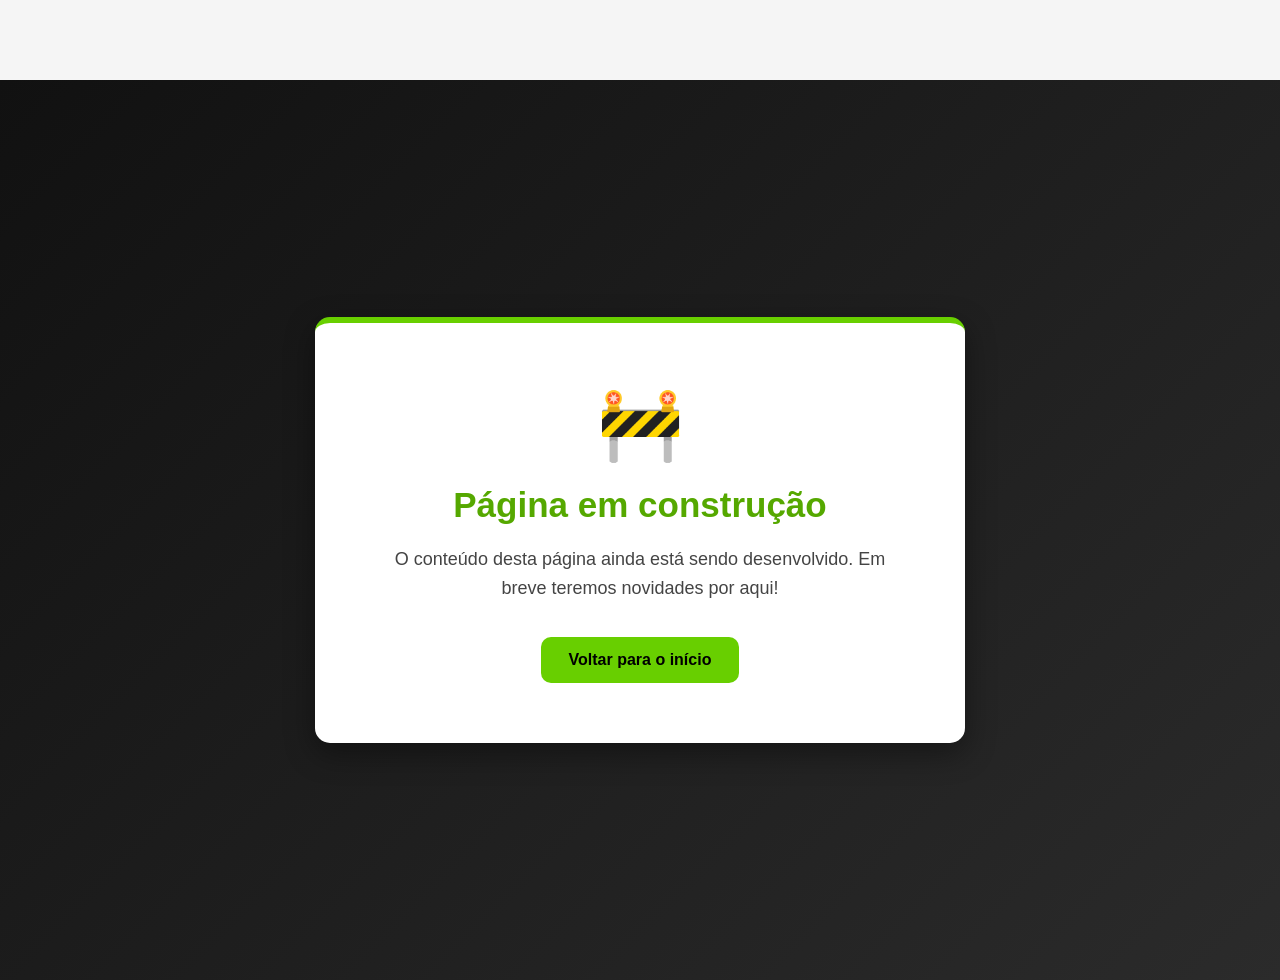
<file: em-construcao.html>
<!doctype html>
<html lang="pt-BR">

<head>
    <meta charset="UTF-8" />
    <meta name="viewport" content="width=device-width, initial-scale=1.0" />
    <link rel="stylesheet" href="src/style.css" />
    <title>Página em Construção | Avance</title>
</head>

<body>
    <main class="construcao">

        <div class="construcao-box">

            <h1>🚧</h1>

            <h2>Página em construção</h2>

            <p>
                O conteúdo desta página ainda está sendo desenvolvido.
                Em breve teremos novidades por aqui!
            </p>

            <a href="index.html" class="button">
                Voltar para o início
            </a>

        </div>

    </main>

</body>

</html>
</file>
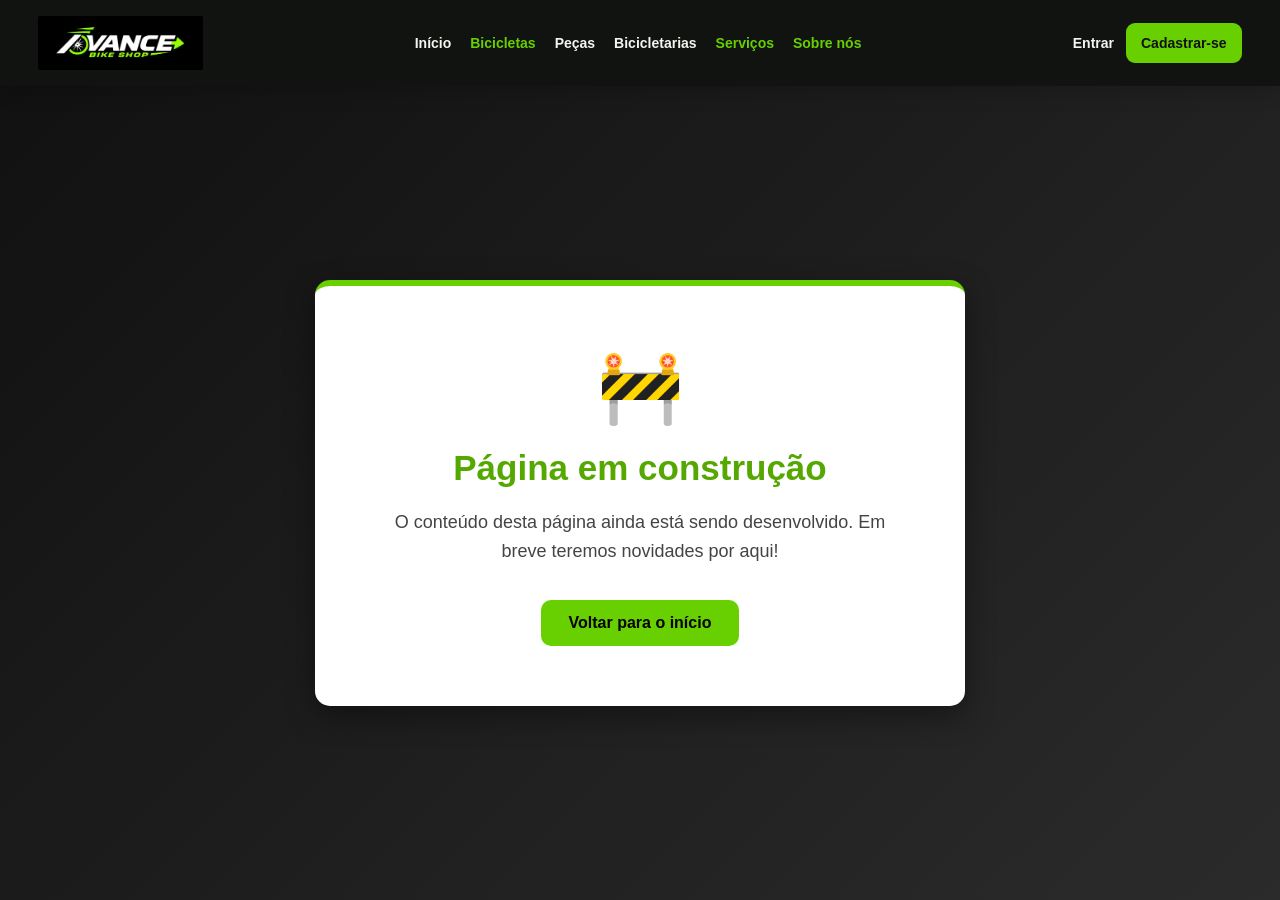
<file: Avance_BikeShop_Site_Reformulado/em-construcao.html>
<!doctype html>
<html lang="pt-BR">

<head>
    <meta charset="UTF-8" />
    <meta name="viewport" content="width=device-width, initial-scale=1.0" />
    <link rel="stylesheet" href="src/style.css" />
    <title>Página em Construção | Avance</title>
<link rel="stylesheet" href="src/unificado.css">
</head>

<body>
<header class="site-header"><nav class="site-nav" aria-label="Navegação principal"><a class="site-brand" href="index.html"><img src="assets/logo.jpeg" alt="Avance BikeShop"></a><div class="site-links"><a href="index.html">Início</a><a href="em-construcao.html" aria-current="page">Bicicletas</a><a href="pages/pecas/index.html">Peças</a><a href="pages/bicicletarias/index.html">Bicicletarias</a><a href="em-construcao.html" aria-current="page">Serviços</a><a href="em-construcao.html" aria-current="page">Sobre nós</a></div><div class="site-account"><a href="pages/login/index.html">Entrar</a><a class="site-register" href="pages/cadastro/index.html">Cadastrar-se</a></div></nav></header>
    <main class="construcao">

        <div class="construcao-box">

            <h1>🚧</h1>

            <h2>Página em construção</h2>

            <p>
                O conteúdo desta página ainda está sendo desenvolvido.
                Em breve teremos novidades por aqui!
            </p>

            <a href="index.html" class="button">
                Voltar para o início
            </a>

        </div>

    </main>

</body>

</html>
</file>
<file: pages/cadastro/style.css>
/* =========================
PÁGINA DE LOGIN
========================= */

* {
  box-sizing: border-box;
  margin: 0;
  padding: 0;
}

body {
  min-height: 100vh;
  background-color: #111;
  font-family: Arial, Helvetica, sans-serif;
  color: #fff;
}

.pagina-login {
  min-height: 100vh;
  display: flex;
  flex-direction: column;
  background-color: #000000;
}

/* CABEÇALHO */

.login-topo {
  width: 100%;
  min-height: 75px;
  padding: 15px 5%;

  display: flex;
  align-items: center;
  justify-content: space-between;
  gap: 15px;

  background-color: #111;
  border-bottom: 2px solid #68cf00;
}

.login-logo {
  color: #68cf00;
  font-size: 25px;
  font-weight: 900;
  text-decoration: none;
}

.login-voltar {
  color: #fff;
  font-weight: bold;
  text-decoration: none;
  transition: 0.3s ease;
}

.login-voltar:hover {
  color: #68cf00;
}

/* CONTEÚDO PRINCIPAL */

.login-main {
  flex: 1;
  display: flex;
  min-height: 650px;
  margin-top: 0;
}

/* IMAGEM À ESQUERDA */

.login-banner {
  flex: 1;
  min-width: 0;

  display: flex;
  align-items: flex-end;

  padding: 60px;

  background:
    linear-gradient(
      to top,
      rgba(0, 0, 0, 0.9),
      rgba(0, 0, 0, 0.1)
    ),
    url("../../assets/fundoLogin.jpeg");

  background-size: cover;
  background-position: center;
}

.login-banner-conteudo {
  max-width: 550px;
  color: #fff;
}

.login-banner-conteudo h1 {
  margin-bottom: 20px;
  font-size: 42px;
  font-weight: 900;
  line-height: 1.2;
}

.login-banner-conteudo p {
  font-size: 18px;
  line-height: 1.7;
  color: #fdfdfd;
}

/* SECTION À DIREITA */

.login-section {
  width: 45%;
  min-width: 430px;

  display: flex;
  align-items: center;
  justify-content: center;

  padding: 50px 45px;

  background-color: #000000;
}

.login-box {
  width: 100%;
  max-width: 400px;
}

.login-box h2 {
  margin-bottom: 12px;

  font-size: 32px;
  font-weight: 900;
  color: #fff;
}

.login-subtitulo {
  margin-bottom: 35px;

  color: #f5f5f5;
  font-size: 16px;
  line-height: 1.6;
}

/* INPUTS */

.login-campo {
  display: flex;
  flex-direction: column;
  gap: 9px;

  margin-bottom: 23px;
}

.login-campo label {
  color: #fff;
  font-size: 15px;
  font-weight: 700;
}

.login-campo input {
  width: 100%;
  height: 48px;

  padding: 0 15px;

  border: 2px solid #ccc;
  border-radius: 10px;

  background-color: #111;

  color: #f8f7f7;
  font-family: Arial, Helvetica, sans-serif;
  font-size: 15px;

  outline: none;
  transition: 0.3s ease;
}

.login-campo input:focus {
  border: 2px solid #68cf00;
  box-shadow:
    0 0 0 3px rgba(104, 207, 0, 0.15);

  background-color: #222;
}

.login-campo input::placeholder {
  color: #aaa;
}

/* OPÇÕES */

.login-extra {
  display: flex;
  align-items: center;
  justify-content: space-between;
  flex-wrap: wrap;
  gap: 12px;

  margin-bottom: 28px;

  font-size: 13px;
}

.login-lembrar {
  display: flex;
  align-items: center;
  gap: 7px;

  color: #fff;
  cursor: pointer;
}

.login-lembrar input {
  accent-color: #68cf00;
  cursor: pointer;
}

.login-extra a,
.login-cadastro a {
  color: #68cf00;
  font-weight: 700;
  text-decoration: none;
}

.login-extra a:hover,
.login-cadastro a:hover {
  color: #68cf00;
  text-decoration: underline;
}

/* BOTÃO ENTRAR */

.login-submit {
  width: 100%;
  min-height: 48px;

  border: 2px solid #68cf00;
  border-radius: 10px;

  background-color: #68cf00;
  color: #111;

  font-family: Arial, Helvetica, sans-serif;
  font-size: 16px;
  font-weight: 900;

  cursor: pointer;
  transition: 0.3s ease;
}

.login-submit:hover {
  background-color: #111;
  border: 2px solid #68cf00;
  color: #68cf00;
}

/* CADASTRO */

.login-cadastro {
  margin-top: 28px;

  color: #fff;
  font-size: 14px;
  line-height: 1.7;
  text-align: center;
}

/* RODAPÉ */

.login-footer {
  padding: 22px 15px;

  background-color: #111;
  color: #fff;
  text-align: center;
}

.login-footer p {
  margin: 0;
  color: #fff;
  font-size: 13px;
}

/* =========================
TABLET
========================= */

@media (max-width: 900px) {

  .login-main {
    min-height: 600px;
  }

  .login-banner {
    padding: 35px;
  }

  .login-banner-conteudo h1 {
    font-size: 32px;
  }

  .login-banner-conteudo p {
    font-size: 16px;
  }

  .login-section {
    width: 50%;
    min-width: 360px;
    padding: 35px 25px;
  }

  .login-box h2 {
    font-size: 28px;
  }

}

/* =========================
CELULAR
========================= */

@media (max-width: 600px) {

  .login-topo {
    min-height: 70px;
    padding: 15px 5%;
  }

  .login-logo {
    font-size: 20px;
  }

  .login-voltar {
    font-size: 13px;
  }

  .login-main {
    min-height: auto;
  }

  .login-banner {
    display: none;
  }

  .login-section {
    width: 100%;
    min-width: 0;
    padding: 55px 24px;
  }

  .login-box {
    max-width: 420px;
  }

  .login-box h2 {
    font-size: 27px;
  }

  .login-subtitulo {
    font-size: 15px;
    margin-bottom: 28px;
  }

  .login-extra {
    font-size: 12px;
  }

  .login-footer {
    padding: 20px 12px;
  }

}
</file>
<file: pages/login/style.css>
/* =========================
PÁGINA DE LOGIN
========================= */

* {
box-sizing: border-box;
margin: 0;
padding: 0;
}

body {
min-height: 100vh;
background-color: #f5f5f5;
font-family: Arial, Helvetica, sans-serif;
color: #111;
}


.pagina-login {
  min-height: 100vh;
  display: flex;
  flex-direction: column;
  background-color: #3f3f3f;
}

/* CABEÇALHO */

.login-topo {
  width: 100%;
  min-height: 75px;
  padding: 15px 5%;

  display: flex;
  align-items: center;
  justify-content: space-between;
  gap: 15px;

  background-color: #000000;
  border-bottom: 2px solid #68cf00;
}

.login-logo {
  display: block;
  width: 180px;
  height: auto;
  object-fit: contain;
  object-position: left center;
}

.login-voltar {
  color: #fff;
  font-weight: bold;
  text-decoration: none;
  transition: 0.3s ease;
}

.login-voltar:hover {
  color: #68cf00;
}

/* CONTEÚDO PRINCIPAL */

.login-main {
  flex: 1;
  display: flex;
  min-height: 650px;
  margin-top: 0;
}

/* IMAGEM À ESQUERDA */

.login-banner {
  flex: 1;
  min-width: 0;

  display: flex;
  align-items: flex-end;

  padding: 60px;

  background:
    linear-gradient(
      to top,
      rgba(0, 0, 0, 0.9),
      rgba(0, 0, 0, 0.1)
    ),
    url("../../assets/fundoLogin.jpeg");

  background-size: cover;
  background-position: center;
}

.login-banner-conteudo {
  max-width: 550px;
  color: #fff;
}

.login-banner-conteudo h1 {
  margin-bottom: 20px;
  font-size: 42px;
  font-weight: 900;
  line-height: 1.2;
}

.login-banner-conteudo p {
  font-size: 18px;
  line-height: 1.7;
  color: #fdfdfd;
}

/* SECTION À DIREITA */

.login-section {
  width: 45%;
  min-width: 430px;

  display: flex;
  align-items: center;
  justify-content: center;

  padding: 50px 45px;

  background-color: #000000;
}

.login-box {
  width: 100%;
  max-width: 400px;
}

.login-box h2 {
  margin-bottom: 12px;

  font-size: 32px;
  font-weight: 900;
  color: #ffffff;
}

.login-subtitulo {
  margin-bottom: 35px;

  color: #f5f5f5;
  font-size: 16px;
  line-height: 1.6;
}

/* INPUTS */

.login-campo {
  display: flex;
  flex-direction: column;
  gap: 9px;

  margin-bottom: 23px;
}

.login-campo label {
  color: #ffffff;
  font-size: 15px;
  font-weight: 700;
}

.login-campo input {
  width: 100%;
  height: 48px;

  padding: 0 15px;

  border: 2px solid #ccc;
  border-radius: 10px;

  background-color: #111;

  color: #f8f7f7;
  font-family: Arial, Helvetica, sans-serif;
  font-size: 15px;

  outline: none;
  transition: 0.3s ease;
}

.login-campo input:focus {
  border: 2px solid #68cf00;
  box-shadow:
    0 0 0 3px rgba(104, 207, 0, 0.15);

  background-color: #111;
}

.login-campo input::placeholder {
  color: #999;
}

/* OPÇÕES */

.login-extra {
  display: flex;
  align-items: center;
  justify-content: space-between;
  flex-wrap: wrap;
  gap: 12px;

  margin-bottom: 28px;

  font-size: 13px;
}

.login-lembrar {
  display: flex;
  align-items: center;
  gap: 7px;

  color: #ffffff;
  cursor: pointer;
}

.login-lembrar input {
  accent-color: #68cf00;
  cursor: pointer;
}

.login-extra a,
.login-cadastro a {
  color: #4f9f00;
  font-weight: 700;
  text-decoration: none;
}

.login-extra a:hover,
.login-cadastro a:hover {
  color: #68cf00;
  text-decoration: underline;
}

/* BOTÃO ENTRAR */

.login-submit {
  width: 100%;
  min-height: 48px;

  border: 2px solid #68cf00;
  border-radius: 10px;

  background-color: #68cf00;
  color: #111;

  font-family: Arial, Helvetica, sans-serif;
  font-size: 16px;
  font-weight: 900;

  cursor: pointer;
  transition: 0.3s ease;
}

.login-submit:hover {
  background-color: #111;
  border: 2px solid #68cf00;
  color: #68cf00;
}

/* CADASTRO */

.login-cadastro {
  margin-top: 28px;

  color: #ffffff;
  font-size: 14px;
  line-height: 1.7;
  text-align: center;
}

/* RODAPÉ */

.login-footer {
  padding: 22px 15px;

  background-color: #111;
  color: #fff;
  text-align: center;
}

.login-footer p {
  margin: 0;
  color: #fff;
  font-size: 13px;
}

/* =========================
TABLET
========================= */

@media (max-width: 900px) {

  .login-main {
    min-height: 600px;
  }

  .login-banner {
    padding: 35px;
  }

  .login-banner-conteudo h1 {
    font-size: 32px;
  }

  .login-banner-conteudo p {
    font-size: 16px;
  }

  .login-section {
    width: 50%;
    min-width: 360px;
    padding: 35px 25px;
  }

  .login-box h2 {
    font-size: 28px;
  }

}

/* =========================
CELULAR
========================= */

@media (max-width: 600px) {

  .login-topo {
    min-height: 70px;
    padding: 15px 5%;
  }

  .login-logo {
    font-size: 20px;
  }

  .login-voltar {
    font-size: 13px;
  }

  .login-main {
    min-height: auto;
  }

  .login-banner {
    display: none;
  }

  .login-section {
    width: 100%;
    min-width: 0;
    padding: 55px 24px;
  }

  .login-box {
    max-width: 420px;
  }

  .login-box h2 {
    font-size: 27px;
  }

  .login-subtitulo {
    font-size: 15px;
    margin-bottom: 28px;
  }

  .login-extra {
    font-size: 12px;
  }

  .login-footer {
    padding: 20px 12px;
  }

}
</file>
<file: Avance_BikeShop_Site_Reformulado/pages/bicicletarias/style.css>
:root {
    --green: #68cf00;
    --dark: #101310;
    --muted: #657064
}

* {
    box-sizing: border-box
}

html {
    scroll-behavior: smooth
}

body {
    margin: 0;
    font-family: Arial, Helvetica, sans-serif;
    color: #151915;
    background: #f6f8f5
}

a {
    text-decoration: none;
    color: inherit
}

button,
input {
    font: inherit
}

header {
    background: #0d110d;
    color: #fff;
    position: sticky;
    top: 0;
    z-index: 10
}

.nav {
    max-width: 1180px;
    margin: auto;
    padding: 20px 24px;
    display: flex;
    align-items: center;
    justify-content: space-between;
    gap: 20px
}

.brand {
    font-size: 20px;
    font-weight: 900;
    letter-spacing: .5px
}

.brand span {
    color: var(--green)
}

.navlinks {
    display: flex;
    gap: 28px;
    font-size: 14px;
    font-weight: 700
}

.navlinks a:hover {
    color: var(--green)
}

.wrap {
    max-width: 1180px;
    margin: auto;
    padding-left: 24px;
    padding-right: 24px
}

.hero {
    background: radial-gradient(ellipse at 80% 25%, #2b491d 0%, #151c13 50%, #0b100b 100%);
    color: white;
    padding: 100px 0 110px
}

.eyebrow {
    color: #5caf00;
    font-weight: 900;
    font-size: 12px;
    letter-spacing: 2px
}

.hero .eyebrow {
    color: var(--green)
}

h1 {
    font-size: clamp(38px, 6vw, 66px);
    max-width: 720px;
    line-height: 1.06;
    margin: 20px 0
}

h1 em {
    color: var(--green);
    font-style: normal
}

.hero p {
    font-size: 19px;
    color: #cbd5c7;
    max-width: 600px;
    line-height: 1.6;
    margin-bottom: 30px
}

.btn {
    display: inline-flex;
    justify-content: center;
    align-items: center;
    background: var(--green);
    border: 2px solid var(--green);
    padding: 13px 22px;
    border-radius: 9px;
    color: #101510;
    font-weight: 800;
    cursor: pointer
}

.btn:hover {
    filter: brightness(.93)
}

.secondary {
    background: transparent;
    color: #3c7900
}

.section {
    padding-top: 75px;
    padding-bottom: 90px
}

.section-heading {
    display: flex;
    justify-content: space-between;
    align-items: end;
    gap: 20px;
    margin-bottom: 30px
}

h2 {
    font-size: 32px;
    margin: 10px 0 0
}

.section-heading input {
    width: min(100%, 350px);
    padding: 15px 17px;
    border: 1px solid #cbd3c7;
    border-radius: 10px
}

.grid {
    display: grid;
    grid-template-columns: repeat(3, minmax(0, 1fr));
    gap: 22px
}

.shop {
    background: #fff;
    border: 1px solid #e2e9df;
    border-radius: 15px;
    overflow: hidden;
    box-shadow: 0 7px 22px #1420130a
}

.shop-banner {
    background: linear-gradient(125deg, #152414, #345827);
    height: 125px;
    display: flex;
    align-items: center;
    justify-content: center;
    color: var(--green);
    font-size: 45px
}

.shop-body {
    padding: 24px
}

.shop h3 {
    font-size: 21px;
    margin: 0 0 13px
}

.address {
    color: #596658;
    line-height: 1.5;
    min-height: 48px;
    font-size: 14px
}

.shop-meta {
    color: #4c5949;
    font-size: 14px;
    margin: 15px 0
}

.shop-actions {
    display: flex;
    gap: 8px;
    flex-wrap: wrap;
    margin-top: 18px
}

.shop-actions .btn {
    padding: 10px 13px;
    font-size: 13px;
    flex: 1
}

.delete {
    border: 1px solid #e5b8b8;
    background: #fff;
    color: #a22727;
    border-radius: 9px;
    padding: 10px;
    cursor: pointer
}

.empty {
    background: white;
    padding: 30px;
    border-radius: 12px;
    text-align: center
}

.form-section {
    background: #eaf0e6;
    padding: 80px 0 100px
}

.muted {
    color: var(--muted);
    line-height: 1.5
}

.form-section form {
    margin-top: 30px;
    background: white;
    padding: 32px;
    border-radius: 15px;
    box-shadow: 0 10px 30px #14201312
}

.fields {
    display: grid;
    grid-template-columns: 1fr 1fr;
    gap: 20px
}

.fields label,
.product-row label {
    display: flex;
    flex-direction: column;
    gap: 8px;
    font-size: 14px;
    font-weight: 700
}

.fields .wide {
    grid-column: 1/-1
}

input {
    width: 100%;
    border: 1px solid #cbd3c7;
    padding: 13px;
    border-radius: 8px;
    outline-color: #68cf00
}

.catalog-head {
    display: flex;
    align-items: center;
    justify-content: space-between;
    gap: 15px;
    margin: 30px 0 16px
}

.catalog-head h3 {
    margin: 0
}

.product-row {
    display: grid;
    grid-template-columns: 1.1fr .7fr 1.4fr auto;
    align-items: end;
    gap: 12px;
    padding: 16px;
    background: #f4f7f2;
    border-radius: 10px;
    margin: 10px 0
}

.remove-product {
    background: #fff;
    border: 1px solid #ddd;
    border-radius: 8px;
    padding: 12px;
    cursor: pointer
}

.submit {
    margin-top: 24px
}

.catalog-grid {
    display: grid;
    grid-template-columns: repeat(2, 1fr);
    gap: 14px;
    margin-top: 24px
}

.catalog-item {
    background: #f4f7f2;
    padding: 18px;
    border-radius: 10px
}

.catalog-item h3 {
    margin: 0 0 8px
}

.catalog-item p {
    color: #52604f;
    line-height: 1.5
}

.price {
    font-weight: 900;
    color: #367300
}

dialog {
    width: min(680px, calc(100% - 24px));
    border: none;
    border-radius: 16px;
    padding: 30px;
    box-shadow: 0 25px 90px #0006
}

dialog::backdrop {
    background: #0009
}

.dialog-top {
    display: flex;
    justify-content: space-between;
    align-items: start
}

.close {
    border: 0;
    background: #edf1e9;
    border-radius: 8px;
    font-size: 30px;
    cursor: pointer;
    width: 42px;
    height: 42px
}

footer {
    background: #101510;
    color: #fff;
    text-align: center;
    padding: 25px;
    font-size: 14px
}

@media(max-width:850px) {
    .grid {
        grid-template-columns: repeat(2, 1fr)
    }

    .product-row {
        grid-template-columns: 1fr 1fr
    }

    .section-heading {
        align-items: stretch;
        flex-direction: column
    }
}

@media(max-width:600px) {
    .nav {
        flex-direction: column
    }

    .navlinks {
        gap: 15px;
        flex-wrap: wrap;
        justify-content: center
    }

    .hero {
        padding: 65px 0
    }

    .grid,
    .fields,
    .catalog-grid,
    .product-row {
        grid-template-columns: 1fr
    }

    .section {
        padding-top: 55px;
        padding-bottom: 60px
    }

    .form-section form {
        padding: 20px
    }

    .catalog-head {
        align-items: start;
        flex-direction: column
    }

    .shop .address {
        min-height: 0
    }
}
</file>
<file: Avance_BikeShop_Site_Reformulado/src/unificado.css>
:root {
    --avance-green: #68cf00;
    --avance-dark: #111;
    --avance-ink: #202620;
    --avance-soft: #f4f6f1
}

html {
    scroll-behavior: smooth;
    scroll-padding-top: 100px
}

body {
    padding-top: 86px !important;
    font-family: Arial, Helvetica, sans-serif
}

.site-header {
    position: fixed;
    top: 0;
    left: 0;
    right: 0;
    z-index: 3000;
    background: #101310;
    box-shadow: 0 4px 20px #0003
}

.site-nav {
    max-width: 1440px;
    margin: auto;
    min-height: 86px;
    display: flex;
    align-items: center;
    gap: 25px;
    padding: 10px 3%
}

.site-brand {
    display: flex;
    align-items: center;
    flex-shrink: 0
}

.site-brand img {
    width: 165px;
    height: 56px;
    object-fit: contain;
    border-radius: 4px
}

.site-links {
    display: flex;
    align-items: center;
    justify-content: center;
    gap: 19px;
    flex: 1;
    flex-wrap: wrap
}

.site-links a,
.site-account a {
    color: #f3f6f0;
    text-decoration: none;
    font-size: 14px;
    font-weight: 700;
    transition: color .2s
}

.site-links a:hover,
.site-links a[aria-current=page] {
    color: var(--avance-green)
}

.site-account {
    display: flex;
    align-items: center;
    gap: 12px;
    white-space: nowrap
}

.site-account .site-register {
    background: var(--avance-green);
    color: #111;
    padding: 12px 15px;
    border-radius: 9px
}

.site-account .site-register:hover {
    background: #9cff33;
    color: #111
}

body main {
    margin-top: 0 !important
}

.partner-promo {
    text-align: center;
    padding: 75px 20px;
    background: #131913;
    color: white
}

.partner-promo h2 {
    font-size: 32px;
    margin-bottom: 15px
}

.partner-promo p {
    margin-bottom: 25px;
    color: #d6dfd2
}

body.pagina-login,
body.pagina-login main {
    min-height: 0
}

body.pagina-login .login-main {
    min-height: calc(100vh - 86px)
}

body .construcao {
    min-height: calc(100vh - 86px)
}

@media(max-width:1100px) {
    .site-nav {
        flex-wrap: wrap;
        justify-content: center;
        gap: 9px;
        padding: 9px 12px
    }

    .site-brand img {
        width: 130px;
        height: 42px
    }

    .site-links {
        order: 3;
        flex-basis: 100%;
        gap: 14px
    }

    .site-nav {
        min-height: 110px
    }

    body {
        padding-top: 110px !important
    }
}

@media(max-width:600px) {
    .site-nav {
        gap: 7px
    }

    .site-brand img {
        width: 110px;
        height: 40px
    }

    .site-account {
        gap: 8px
    }

    .site-account a {
        font-size: 12px
    }

    .site-account .site-register {
        padding: 9px
    }

    .site-links {
        gap: 10px
    }

    .site-links a {
        font-size: 11px
    }

    body {
        padding-top: 116px !important
    }

    .site-nav {
        min-height: 116px
    }
}

.pagina-topo,
.pecas-destaque {
    background-image: linear-gradient(#000c, #000c), url("../assets/backgroundImageHome.jpg") !important
}
</file>
<file: Avance_BikeShop_Site_Reformulado/pages/cadastro/style.css>
/* =========================
PÁGINA DE LOGIN
========================= */

* {
  box-sizing: border-box;
  margin: 0;
  padding: 0;
}

body {
  min-height: 100vh;
  background-color: #111;
  font-family: Arial, Helvetica, sans-serif;
  color: #fff;
}

.pagina-login {
  min-height: 100vh;
  display: flex;
  flex-direction: column;
  background-color: #000000;
}

/* CABEÇALHO */

.login-topo {
  width: 100%;
  min-height: 75px;
  padding: 15px 5%;

  display: flex;
  align-items: center;
  justify-content: space-between;
  gap: 15px;

  background-color: #111;
  border-bottom: 2px solid #68cf00;
}

.login-logo {
  color: #68cf00;
  font-size: 25px;
  font-weight: 900;
  text-decoration: none;
}

.login-voltar {
  color: #fff;
  font-weight: bold;
  text-decoration: none;
  transition: 0.3s ease;
}

.login-voltar:hover {
  color: #68cf00;
}

/* CONTEÚDO PRINCIPAL */

.login-main {
  flex: 1;
  display: flex;
  min-height: 650px;
  margin-top: 0;
}

/* IMAGEM À ESQUERDA */

.login-banner {
  flex: 1;
  min-width: 0;

  display: flex;
  align-items: flex-end;

  padding: 60px;

  background:
    linear-gradient(
      to top,
      rgba(0, 0, 0, 0.9),
      rgba(0, 0, 0, 0.1)
    ),
    url("../../assets/fundoLogin.jpeg");

  background-size: cover;
  background-position: center;
}

.login-banner-conteudo {
  max-width: 550px;
  color: #fff;
}

.login-banner-conteudo h1 {
  margin-bottom: 20px;
  font-size: 42px;
  font-weight: 900;
  line-height: 1.2;
}

.login-banner-conteudo p {
  font-size: 18px;
  line-height: 1.7;
  color: #fdfdfd;
}

/* SECTION À DIREITA */

.login-section {
  width: 45%;
  min-width: 430px;

  display: flex;
  align-items: center;
  justify-content: center;

  padding: 50px 45px;

  background-color: #000000;
}

.login-box {
  width: 100%;
  max-width: 400px;
}

.login-box h2 {
  margin-bottom: 12px;

  font-size: 32px;
  font-weight: 900;
  color: #fff;
}

.login-subtitulo {
  margin-bottom: 35px;

  color: #f5f5f5;
  font-size: 16px;
  line-height: 1.6;
}

/* INPUTS */

.login-campo {
  display: flex;
  flex-direction: column;
  gap: 9px;

  margin-bottom: 23px;
}

.login-campo label {
  color: #fff;
  font-size: 15px;
  font-weight: 700;
}

.login-campo input {
  width: 100%;
  height: 48px;

  padding: 0 15px;

  border: 2px solid #ccc;
  border-radius: 10px;

  background-color: #111;

  color: #f8f7f7;
  font-family: Arial, Helvetica, sans-serif;
  font-size: 15px;

  outline: none;
  transition: 0.3s ease;
}

.login-campo input:focus {
  border: 2px solid #68cf00;
  box-shadow:
    0 0 0 3px rgba(104, 207, 0, 0.15);

  background-color: #222;
}

.login-campo input::placeholder {
  color: #aaa;
}

/* OPÇÕES */

.login-extra {
  display: flex;
  align-items: center;
  justify-content: space-between;
  flex-wrap: wrap;
  gap: 12px;

  margin-bottom: 28px;

  font-size: 13px;
}

.login-lembrar {
  display: flex;
  align-items: center;
  gap: 7px;

  color: #fff;
  cursor: pointer;
}

.login-lembrar input {
  accent-color: #68cf00;
  cursor: pointer;
}

.login-extra a,
.login-cadastro a {
  color: #68cf00;
  font-weight: 700;
  text-decoration: none;
}

.login-extra a:hover,
.login-cadastro a:hover {
  color: #68cf00;
  text-decoration: underline;
}

/* BOTÃO ENTRAR */

.login-submit {
  width: 100%;
  min-height: 48px;

  border: 2px solid #68cf00;
  border-radius: 10px;

  background-color: #68cf00;
  color: #111;

  font-family: Arial, Helvetica, sans-serif;
  font-size: 16px;
  font-weight: 900;

  cursor: pointer;
  transition: 0.3s ease;
}

.login-submit:hover {
  background-color: #111;
  border: 2px solid #68cf00;
  color: #68cf00;
}

/* CADASTRO */

.login-cadastro {
  margin-top: 28px;

  color: #fff;
  font-size: 14px;
  line-height: 1.7;
  text-align: center;
}

/* RODAPÉ */

.login-footer {
  padding: 22px 15px;

  background-color: #111;
  color: #fff;
  text-align: center;
}

.login-footer p {
  margin: 0;
  color: #fff;
  font-size: 13px;
}

/* =========================
TABLET
========================= */

@media (max-width: 900px) {

  .login-main {
    min-height: 600px;
  }

  .login-banner {
    padding: 35px;
  }

  .login-banner-conteudo h1 {
    font-size: 32px;
  }

  .login-banner-conteudo p {
    font-size: 16px;
  }

  .login-section {
    width: 50%;
    min-width: 360px;
    padding: 35px 25px;
  }

  .login-box h2 {
    font-size: 28px;
  }

}

/* =========================
CELULAR
========================= */

@media (max-width: 600px) {

  .login-topo {
    min-height: 70px;
    padding: 15px 5%;
  }

  .login-logo {
    font-size: 20px;
  }

  .login-voltar {
    font-size: 13px;
  }

  .login-main {
    min-height: auto;
  }

  .login-banner {
    display: none;
  }

  .login-section {
    width: 100%;
    min-width: 0;
    padding: 55px 24px;
  }

  .login-box {
    max-width: 420px;
  }

  .login-box h2 {
    font-size: 27px;
  }

  .login-subtitulo {
    font-size: 15px;
    margin-bottom: 28px;
  }

  .login-extra {
    font-size: 12px;
  }

  .login-footer {
    padding: 20px 12px;
  }

}
</file>
<file: Avance_BikeShop_Site_Reformulado/pages/login/style.css>
/* =========================
PÁGINA DE LOGIN
========================= */

* {
box-sizing: border-box;
margin: 0;
padding: 0;
}

body {
min-height: 100vh;
background-color: #f5f5f5;
font-family: Arial, Helvetica, sans-serif;
color: #111;
}


.pagina-login {
  min-height: 100vh;
  display: flex;
  flex-direction: column;
  background-color: #3f3f3f;
}

/* CABEÇALHO */

.login-topo {
  width: 100%;
  min-height: 75px;
  padding: 15px 5%;

  display: flex;
  align-items: center;
  justify-content: space-between;
  gap: 15px;

  background-color: #000000;
  border-bottom: 2px solid #68cf00;
}

.login-logo {
  display: block;
  width: 180px;
  height: auto;
  object-fit: contain;
  object-position: left center;
}

.login-voltar {
  color: #fff;
  font-weight: bold;
  text-decoration: none;
  transition: 0.3s ease;
}

.login-voltar:hover {
  color: #68cf00;
}

/* CONTEÚDO PRINCIPAL */

.login-main {
  flex: 1;
  display: flex;
  min-height: 650px;
  margin-top: 0;
}

/* IMAGEM À ESQUERDA */

.login-banner {
  flex: 1;
  min-width: 0;

  display: flex;
  align-items: flex-end;

  padding: 60px;

  background:
    linear-gradient(
      to top,
      rgba(0, 0, 0, 0.9),
      rgba(0, 0, 0, 0.1)
    ),
    url("../../assets/fundoLogin.jpeg");

  background-size: cover;
  background-position: center;
}

.login-banner-conteudo {
  max-width: 550px;
  color: #fff;
}

.login-banner-conteudo h1 {
  margin-bottom: 20px;
  font-size: 42px;
  font-weight: 900;
  line-height: 1.2;
}

.login-banner-conteudo p {
  font-size: 18px;
  line-height: 1.7;
  color: #fdfdfd;
}

/* SECTION À DIREITA */

.login-section {
  width: 45%;
  min-width: 430px;

  display: flex;
  align-items: center;
  justify-content: center;

  padding: 50px 45px;

  background-color: #000000;
}

.login-box {
  width: 100%;
  max-width: 400px;
}

.login-box h2 {
  margin-bottom: 12px;

  font-size: 32px;
  font-weight: 900;
  color: #ffffff;
}

.login-subtitulo {
  margin-bottom: 35px;

  color: #f5f5f5;
  font-size: 16px;
  line-height: 1.6;
}

/* INPUTS */

.login-campo {
  display: flex;
  flex-direction: column;
  gap: 9px;

  margin-bottom: 23px;
}

.login-campo label {
  color: #ffffff;
  font-size: 15px;
  font-weight: 700;
}

.login-campo input {
  width: 100%;
  height: 48px;

  padding: 0 15px;

  border: 2px solid #ccc;
  border-radius: 10px;

  background-color: #111;

  color: #f8f7f7;
  font-family: Arial, Helvetica, sans-serif;
  font-size: 15px;

  outline: none;
  transition: 0.3s ease;
}

.login-campo input:focus {
  border: 2px solid #68cf00;
  box-shadow:
    0 0 0 3px rgba(104, 207, 0, 0.15);

  background-color: #111;
}

.login-campo input::placeholder {
  color: #999;
}

/* OPÇÕES */

.login-extra {
  display: flex;
  align-items: center;
  justify-content: space-between;
  flex-wrap: wrap;
  gap: 12px;

  margin-bottom: 28px;

  font-size: 13px;
}

.login-lembrar {
  display: flex;
  align-items: center;
  gap: 7px;

  color: #ffffff;
  cursor: pointer;
}

.login-lembrar input {
  accent-color: #68cf00;
  cursor: pointer;
}

.login-extra a,
.login-cadastro a {
  color: #4f9f00;
  font-weight: 700;
  text-decoration: none;
}

.login-extra a:hover,
.login-cadastro a:hover {
  color: #68cf00;
  text-decoration: underline;
}

/* BOTÃO ENTRAR */

.login-submit {
  width: 100%;
  min-height: 48px;

  border: 2px solid #68cf00;
  border-radius: 10px;

  background-color: #68cf00;
  color: #111;

  font-family: Arial, Helvetica, sans-serif;
  font-size: 16px;
  font-weight: 900;

  cursor: pointer;
  transition: 0.3s ease;
}

.login-submit:hover {
  background-color: #111;
  border: 2px solid #68cf00;
  color: #68cf00;
}

/* CADASTRO */

.login-cadastro {
  margin-top: 28px;

  color: #ffffff;
  font-size: 14px;
  line-height: 1.7;
  text-align: center;
}

/* RODAPÉ */

.login-footer {
  padding: 22px 15px;

  background-color: #111;
  color: #fff;
  text-align: center;
}

.login-footer p {
  margin: 0;
  color: #fff;
  font-size: 13px;
}

/* =========================
TABLET
========================= */

@media (max-width: 900px) {

  .login-main {
    min-height: 600px;
  }

  .login-banner {
    padding: 35px;
  }

  .login-banner-conteudo h1 {
    font-size: 32px;
  }

  .login-banner-conteudo p {
    font-size: 16px;
  }

  .login-section {
    width: 50%;
    min-width: 360px;
    padding: 35px 25px;
  }

  .login-box h2 {
    font-size: 28px;
  }

}

/* =========================
CELULAR
========================= */

@media (max-width: 600px) {

  .login-topo {
    min-height: 70px;
    padding: 15px 5%;
  }

  .login-logo {
    font-size: 20px;
  }

  .login-voltar {
    font-size: 13px;
  }

  .login-main {
    min-height: auto;
  }

  .login-banner {
    display: none;
  }

  .login-section {
    width: 100%;
    min-width: 0;
    padding: 55px 24px;
  }

  .login-box {
    max-width: 420px;
  }

  .login-box h2 {
    font-size: 27px;
  }

  .login-subtitulo {
    font-size: 15px;
    margin-bottom: 28px;
  }

  .login-extra {
    font-size: 12px;
  }

  .login-footer {
    padding: 20px 12px;
  }

}
</file>
<file: Avance_BikeShop_Site_Reformulado/pages/pecas/style.css>
* {
box-sizing: border-box;
margin: 0;
padding: 0;
}

body {
min-height: 100vh;
background-color: #f5f5f5;
font-family: Arial, Helvetica, sans-serif;
color: #111;
}
/* MENU PRINCIPAL */

#menu {
    background-color: #000;
    display: flex;
    justify-content: space-between;
    align-items: center;
    list-style: none;

    position: fixed;
    top: 0;
    left: 0;
    width: 100%;

    padding: 18px 5%;
    gap: 35px;
    z-index: 1000;

    box-shadow: 0 3px 12px rgba(0, 0, 0, 0.3);
}

/* LINKS DO MENU */

.fontelink {
    display: flex;
    align-items: center;
    text-decoration: none;

    font-family: Arial, Helvetica, sans-serif;
    font-weight: 700;
    color: #68cf00;

    background: none;
    transition: 0.3s ease;
}

.fontelink h2 {
    font-size: 23px;
    font-weight: 700;
    white-space: nowrap;
}

/* EFEITO HOVER */

.fontelink:hover {
    color: #9cff33;
    transform: scale(1.05);
    background: none;
}

/* RESPONSIVIDADE */

@media (max-width: 900px) {
    #menu {
        gap: 15px;
        padding: 14px 3%;
        flex-wrap: wrap;
    }

    .fontelink h2 {
        font-size: 18px;
    }
}

@media (max-width: 600px) {
    #menu {
        position: relative;
        flex-direction: column;
        gap: 12px;
        padding: 15px;
    }

    .fontelink h2 {
        font-size: 19px;
    }
}
@media (max-width: 900px) {
    #menu {
        gap: 15px;
        padding: 14px 3%;
        flex-wrap: wrap;
    }

    .fontelink h2 {
        font-size: 18px;
    }
}

@media (max-width: 600px) {
    #menu {
        position: relative;
        flex-direction: column;
        gap: 12px;
        padding: 15px;
    }

    .fontelink h2 {
        font-size: 19px;
    }
}

/* =========================
BOTÕES DE LOGIN
========================= */

.buttonsLogin {
display: inline-flex;
align-items: center;
justify-content: center;

width: 130px;
height: 35px;

background-color: #68cf00;
color: #000;

border-radius: 10px;
border: 2px solid #68cf00;

font-weight: 900;
cursor: pointer;
text-decoration: none;

margin: 3px;

transition: 0.3s ease;
}

.buttonsLogin:hover {
background-color: transparent;
color: #68cf00;
}

/* =========================
CONTEÚDO PRINCIPAL
========================= */

main {
margin-top: 80px;
}

/* =========================
HERO
========================= */

.hero {
position: relative;
width: 100%;
height: 600px;
overflow: hidden;
}

#anuncio {
width: 100%;
height: 100%;

object-fit: cover;
display: block;

filter: brightness(42%);
}

.hero-content {
position: absolute;

top: 50%;
left: 50%;

transform: translate(-50%, -50%);

width: 90%;
max-width: 900px;

text-align: center;
color: white;
}

.hero-content h1 {
font-size: 48px;
font-weight: 900;

margin-bottom: 20px;
}

.hero-content p {
color: white;

font-size: 21px;
line-height: 1.5;

margin: 0 0 30px;
}

/* =========================
BOTÃO PRINCIPAL
========================= */

.button {
display: inline-flex;

align-items: center;
justify-content: center;

padding: 14px 28px;

background-color: #68cf00;
color: #000;

border-radius: 10px;

text-decoration: none;

font-weight: 900;

transition: 0.3s ease;
}

.button:hover {
background-color: #fff;
color: #111;

transform: translateY(-2px);
}

/* =========================
INTRODUÇÃO
========================= */

.introducao {
padding: 70px 20px 40px;

text-align: center;

max-width: 1000px;

margin: auto;
}

.introducao h2 {
font-size: 32px;

margin-bottom: 20px;

color: #222;
}

.introducao p {
margin: 0;

font-size: 18px;
line-height: 1.7;

color: #444;
}

/* =========================
CATEGORIAS
========================= */

.categorias {
padding: 60px 5%;

background-color: #e9e9e9;

text-align: center;
}

.categorias h2 {
font-size: 32px;

margin-bottom: 40px;
}

.cards {
display: grid;

grid-template-columns: repeat(4, 1fr);

gap: 25px;

max-width: 1200px;

margin: auto;
}

.card {
background-color: #fff;

padding: 30px 20px;

border-radius: 12px;

border-top: 5px solid #68cf00;

box-shadow:
0 4px 12px rgba(0, 0, 0, 0.15);

transition: 0.3s ease;
}

.card:hover {
transform: translateY(-8px);

box-shadow:
0 8px 20px rgba(0, 0, 0, 0.2);

border-top-color: chartreuse;
}

.card h3 {
font-size: 21px;

margin-bottom: 20px;
}

.card p {
margin: 0 0 20px;

color: #444;

line-height: 1.5;

font-size: 16px;
}

.card a {
color: #4f9f00;

text-decoration: none;

font-weight: bold;

transition: 0.2s ease;
}

.card a:hover {
color: #68cf00;

text-decoration: underline;
}

/* =========================
DESTAQUE
========================= */

.destaque {
min-height: 350px;

display: flex;

align-items: center;
justify-content: center;

padding: 60px 20px;

background:
linear-gradient(
rgba(0, 0, 0, 0.82),
rgba(0, 0, 0, 0.82)
),
url("../../assets/WhatsApp\ Image\ 2026-10-08\ at\ 20.47.01.jpeg");

background-size: cover;

background-position: center;

text-align: center;

color: white;
}

.destaque div {
max-width: 800px;
}

.destaque h2 {
font-size: 34px;

margin-bottom: 20px;
}

.destaque p {
color: white;

margin: 0 0 30px;

line-height: 1.6;

font-size: 18px;
}

/* =========================
SOBRE / BENEFÍCIOS
========================= */

.sobre-home {
padding: 70px 5%;

text-align: center;

background-color: #fff;
}

.sobre-home h2 {
font-size: 32px;

margin-bottom: 40px;
}

.beneficios {
display: grid;

grid-template-columns: repeat(3, 1fr);

gap: 30px;

max-width: 1000px;

margin: auto;
}

.beneficios div {
padding: 25px;

border-radius: 10px;

background-color: #f1f1f1;

border-bottom: 3px solid transparent;

transition: 0.3s ease;
}

.beneficios div:hover {
transform: translateY(-5px);

border-bottom-color: #68cf00;

box-shadow:
0 5px 15px rgba(0, 0, 0, 0.1);
}

.beneficios h3 {
color: #55a800;

margin-bottom: 15px;

font-size: 21px;
}

.beneficios p {
margin: 0;

color: #444;

line-height: 1.5;
}

/* =========================
AGENDAMENTO
========================= */

.agendamento {
padding: 70px 20px;

text-align: center;

background-color: #68cf00;

color: #000;
}

.agendamento h2 {
font-size: 34px;

margin-bottom: 15px;
}

.agendamento p {
max-width: 700px;

margin: 0 auto 30px;

font-size: 18px;

line-height: 1.6;
}

.agendamento .button {
background-color: #111;

color: #68cf00;

border: 2px solid #111;
}

.agendamento .button:hover {
background-color: white;

color: #111;

border-color: white;
}

/* =========================
RODAPÉ
========================= */

footer {
background-color: #111;

color: white;

text-align: center;

padding: 25px;
}

footer p {
margin: 0;

color: white;

font-size: 14px;
}

/* =========================
PÁGINA EM CONSTRUÇÃO
========================= */

.construcao {
min-height: 100vh;

display: flex;

align-items: center;
justify-content: center;

padding: 30px;

background:
linear-gradient(
135deg,
#111,
#2b2b2b
);
}

.construcao-box {
width: 100%;

max-width: 650px;

padding: 60px 40px;

text-align: center;

background-color: #fff;

border-radius: 15px;

border-top: 6px solid #68cf00;

box-shadow:
0 10px 30px rgba(0, 0, 0, 0.4);
}

.construcao-box h1 {
font-size: 70px;

margin-bottom: 20px;
}

.construcao-box h2 {
font-size: 35px;

color: #55a800;

margin-bottom: 20px;
}

.construcao-box p {
margin: 0 auto 35px;

max-width: 500px;

color: #444;

font-size: 18px;

line-height: 1.6;
}

.construcao-box .button {
display: inline-flex;

align-items: center;
justify-content: center;

padding: 14px 28px;

background-color: #68cf00;

color: #000;

border-radius: 10px;

text-decoration: none;

font-weight: 900;

transition: 0.3s ease;
}

.construcao-box .button:hover {
background-color: #111;

color: #68cf00;
}

/* =========================
TABLET
========================= */

@media (max-width: 900px) {

#menu {
flex-wrap: wrap;

gap: 10px;

padding: 10px;


}

.fontelink h2 {
font-size: 16px;
}

.buttonsLogin {
width: 110px;

height: 32px;

font-size: 13px;


}

main {
margin-top: 110px;
}

.hero {
height: 500px;
}

.hero-content h1 {
font-size: 36px;
}

.hero-content p {
font-size: 19px;
}

.cards {
grid-template-columns: repeat(2, 1fr);
}

.beneficios {
grid-template-columns: 1fr;
}
}

/* =========================
CELULAR
========================= */

@media (max-width: 600px) {

#menu {
position: relative;

flex-direction: column;

gap: 8px;

padding: 15px;


}

main {
margin-top: 0;
}

.hero {
height: 450px;
}

.hero-content {
width: 92%;
}

.hero-content h1 {
font-size: 30px;

margin-bottom: 15px;


}

.hero-content p {
font-size: 17px;

margin-bottom: 25px;


}

.button {
padding: 12px 22px;

font-size: 15px;


}

.cards {
grid-template-columns: 1fr;
}

.categorias h2,
.introducao h2,
.sobre-home h2 {
font-size: 26px;
}

.destaque h2 {
font-size: 27px;
}

.destaque p {
font-size: 16px;
}

.agendamento h2 {
font-size: 27px;
}

.agendamento p {
font-size: 16px;
}

.construcao-box {
padding: 45px 25px;
}

.construcao-box h1 {
font-size: 55px;
}

.construcao-box h2 {
font-size: 28px;
}

.construcao-box p {
font-size: 16px;
}
}
/* =========================
PÁGINA DE PEÇAS
========================= */

.pagina-topo {
padding: 80px 20px 60px;

text-align: center;

background:
linear-gradient(
rgba(0, 0, 0, 0.88),
rgba(0, 0, 0, 0.88)
),
url("../assets/background.jpg");

background-size: cover;
background-position: center;

color: white;
}

.pagina-topo h1 {
font-size: 46px;

margin-bottom: 20px;

color: #68cf00;
}

.pagina-topo p {
max-width: 750px;

margin: auto;

font-size: 19px;

line-height: 1.6;
}

/* CATEGORIAS */

.categorias-pecas {
padding: 60px 20px;

text-align: center;

background-color: #fff;
}

.categorias-pecas h2 {
font-size: 30px;

margin-bottom: 30px;
}

.filtros {
display: flex;

justify-content: center;

flex-wrap: wrap;

gap: 15px;

max-width: 1000px;

margin: auto;
}

.filtro {
padding: 14px 25px;

border-radius: 10px;

background-color: #111;

color: #68cf00;

text-decoration: none;

font-weight: 900;

border: 2px solid #68cf00;

transition: 0.3s ease;
}

.filtro:hover {
background-color: #68cf00;

color: #111;

transform: translateY(-3px);
}

/* PRODUTOS */

.produtos {
padding: 65px 5%;

background-color: #fff;
}

.produtos-cinza {
background-color: #e9e9e9;
}

.titulo-produtos {
max-width: 1200px;

margin: 0 auto 35px;

text-align: left;
}

.titulo-produtos h2 {
font-size: 30px;

margin-bottom: 10px;
}

.titulo-produtos p {
color: #555;

font-size: 17px;
}

/* GRID */

.produtos-grid {
display: grid;

grid-template-columns: repeat(3, 1fr);

gap: 25px;

max-width: 1200px;

margin: auto;
}

/* CARD DO PRODUTO */

.produto {
overflow: hidden;

background-color: #fff;

border-radius: 12px;

border: 1px solid #ddd;

box-shadow:
0 4px 12px rgba(0, 0, 0, 0.12);

transition: 0.3s ease;
}

.produto:hover {
transform: translateY(-7px);

border-color: #68cf00;

box-shadow:
0 8px 22px rgba(0, 0, 0, 0.18);
}

/* ÁREA DA IMAGEM */

.produto-imagem {
height: 190px;

display: flex;

align-items: center;
justify-content: center;

background:
linear-gradient(
135deg,
#111,
#292929
);

color: #68cf00;

font-size: 75px;
}

/* INFORMAÇÕES */

.produto-info {
padding: 25px;
}

.categoria-produto {
display: inline-block;

padding: 5px 10px;

margin-bottom: 10px;

border-radius: 5px;

background-color: #e5ffd0;

color: #4d9700;

font-size: 12px;

font-weight: bold;

text-transform: uppercase;
}

.produto-info h3 {
font-size: 22px;

margin-bottom: 12px;
}

.produto-info p {
min-height: 72px;

margin-bottom: 18px;

color: #555;

line-height: 1.5;

font-size: 15px;
}

.preco {
display: block;

margin-bottom: 20px;

color: #111;

font-size: 17px;
}

.produto-button {
width: 100%;
}

/* DESTAQUE FINAL */

.pecas-destaque {
min-height: 330px;

display: flex;

align-items: center;

justify-content: center;

padding: 60px 20px;

text-align: center;

color: white;

background:
linear-gradient(
rgba(0, 0, 0, 0.88),
rgba(0, 0, 0, 0.88)
),
url("../assets/background.jpg");

background-size: cover;

background-position: center;
}

.pecas-destaque div {
max-width: 750px;
}

.pecas-destaque h2 {
font-size: 34px;

margin-bottom: 15px;

color: #68cf00;
}

.pecas-destaque p {
margin-bottom: 30px;

font-size: 18px;

line-height: 1.6;
}

/* =========================
RESPONSIVIDADE
========================= */

@media (max-width: 900px) {

.pagina-topo h1 {
font-size: 38px;
}

.produtos-grid {
grid-template-columns: repeat(2, 1fr);
}

}

@media (max-width: 600px) {

.pagina-topo {
padding: 60px 20px 45px;
}

.pagina-topo h1 {
font-size: 30px;
}

.pagina-topo p {
font-size: 16px;
}

.categorias-pecas h2 {
font-size: 25px;
}

.filtros {
flex-direction: column;
}

.filtro {
width: 100%;
}

.produtos {
padding: 50px 20px;
}

.titulo-produtos h2 {
font-size: 25px;
}

.produtos-grid {
grid-template-columns: 1fr;
}

.produto-imagem {
height: 170px;
}

.pecas-destaque h2 {
font-size: 27px;
}

}
</file>
<file: src/style.css>
* {
box-sizing: border-box;
margin: 0;
padding: 0;
}

body {
min-height: 100vh;
background-color: #f5f5f5;
font-family: Arial, Helvetica, sans-serif;
color: #111;
}

/* =========================
MENU
========================= */

#menu {
background-color: rgba(0, 0, 0, 0.92);
display: flex;
justify-content: space-evenly;
align-items: center;
list-style: none;
position: fixed;
top: 0;
left: 0;
width: 100%;
padding: 15px 20px;
z-index: 1000;
box-shadow: 0 3px 12px rgba(0, 0, 0, 0.3);
}

.fontelink {
display: flex;
text-decoration: none;
font-family: Arial, Helvetica, sans-serif;
font-weight: 600;
color: chartreuse;
background: linear-gradient(
45deg,
chartreuse,
#68cf00,
chartreuse
);

-webkit-background-clip: text;
background-clip: text;
-webkit-text-fill-color: transparent;

transition: 0.4s ease;
}

.fontelink:hover {
transform: scale(1.05);

background: linear-gradient(
45deg,
#68cf00,
#9cff33,
#68cf00
);

-webkit-background-clip: text;
background-clip: text;
-webkit-text-fill-color: transparent;
}

.fontelink h2 {
font-size: 20px;
}

/* =========================
BOTÕES DE LOGIN
========================= */

.buttonsLogin {
display: inline-flex;
align-items: center;
justify-content: center;

width: 130px;
height: 35px;

background-color: #68cf00;
color: #000;

border-radius: 10px;
border: 2px solid #68cf00;

font-weight: 900;
cursor: pointer;
text-decoration: none;

margin: 3px;

transition: 0.3s ease;
}

.buttonsLogin:hover {
background-color: transparent;
color: #68cf00;
}

/* =========================
CONTEÚDO PRINCIPAL
========================= */

main {
margin-top: 80px;
}

/* =========================
HERO
========================= */

.hero {
position: relative;
width: 100%;
height: 600px;
overflow: hidden;
}

#anuncio {
width: 100%;
height: 100%;

object-fit: cover;
display: block;

filter: brightness(42%);
}

.hero-content {
position: absolute;

top: 50%;
left: 50%;

transform: translate(-50%, -50%);

width: 90%;
max-width: 900px;

text-align: center;
color: white;
}

.hero-content h1 {
font-size: 48px;
font-weight: 900;

margin-bottom: 20px;
}

.hero-content p {
color: white;

font-size: 21px;
line-height: 1.5;

margin: 0 0 30px;
}

/* =========================
BOTÃO PRINCIPAL
========================= */

.button {
display: inline-flex;

align-items: center;
justify-content: center;

padding: 14px 28px;

background-color: #68cf00;
color: #000;

border-radius: 10px;

text-decoration: none;

font-weight: 900;

transition: 0.3s ease;
}

.button:hover {
background-color: #fff;
color: #111;

transform: translateY(-2px);
}

/* =========================
INTRODUÇÃO
========================= */

.introducao {
padding: 70px 20px 40px;

text-align: center;

max-width: 1000px;

margin: auto;
}

.introducao h2 {
font-size: 32px;

margin-bottom: 20px;

color: #222;
}

.introducao p {
margin: 0;

font-size: 18px;
line-height: 1.7;

color: #444;
}

/* =========================
CATEGORIAS
========================= */

.categorias {
padding: 60px 5%;

background-color: #e9e9e9;

text-align: center;
}

.categorias h2 {
font-size: 32px;

margin-bottom: 40px;
}

.cards {
display: grid;

grid-template-columns: repeat(4, 1fr);

gap: 25px;

max-width: 1200px;

margin: auto;
}

.card {
background-color: #fff;

padding: 30px 20px;

border-radius: 12px;

border-top: 5px solid #68cf00;

box-shadow:
0 4px 12px rgba(0, 0, 0, 0.15);

transition: 0.3s ease;
}

.card:hover {
transform: translateY(-8px);

box-shadow:
0 8px 20px rgba(0, 0, 0, 0.2);

border-top-color: chartreuse;
}

.card h3 {
font-size: 21px;

margin-bottom: 20px;
}

.card p {
margin: 0 0 20px;

color: #444;

line-height: 1.5;

font-size: 16px;
}

.card a {
color: #4f9f00;

text-decoration: none;

font-weight: bold;

transition: 0.2s ease;
}

.card a:hover {
color: #68cf00;

text-decoration: underline;
}

/* =========================
DESTAQUE
========================= */

.destaque {
min-height: 350px;

display: flex;

align-items: center;
justify-content: center;

padding: 60px 20px;

background:
linear-gradient(
rgba(0, 0, 0, 0.82),
rgba(0, 0, 0, 0.82)
),
url("../assets/background.jpg");

background-size: cover;

background-position: center;

text-align: center;

color: white;
}

.destaque div {
max-width: 800px;
}

.destaque h2 {
font-size: 34px;

margin-bottom: 20px;
}

.destaque p {
color: white;

margin: 0 0 30px;

line-height: 1.6;

font-size: 18px;
}

/* =========================
SOBRE / BENEFÍCIOS
========================= */

.sobre-home {
padding: 70px 5%;

text-align: center;

background-color: #fff;
}

.sobre-home h2 {
font-size: 32px;

margin-bottom: 40px;
}

.beneficios {
display: grid;

grid-template-columns: repeat(3, 1fr);

gap: 30px;

max-width: 1000px;

margin: auto;
}

.beneficios div {
padding: 25px;

border-radius: 10px;

background-color: #f1f1f1;

border-bottom: 3px solid transparent;

transition: 0.3s ease;
}

.beneficios div:hover {
transform: translateY(-5px);

border-bottom-color: #68cf00;

box-shadow:
0 5px 15px rgba(0, 0, 0, 0.1);
}

.beneficios h3 {
color: #55a800;

margin-bottom: 15px;

font-size: 21px;
}

.beneficios p {
margin: 0;

color: #444;

line-height: 1.5;
}

/* =========================
AGENDAMENTO
========================= */

.agendamento {
padding: 70px 20px;

text-align: center;

background-color: #68cf00;

color: #000;
}

.agendamento h2 {
font-size: 34px;

margin-bottom: 15px;
}

.agendamento p {
max-width: 700px;

margin: 0 auto 30px;

font-size: 18px;

line-height: 1.6;
}

.agendamento .button {
background-color: #111;

color: #68cf00;

border: 2px solid #111;
}

.agendamento .button:hover {
background-color: white;

color: #111;

border-color: white;
}

/* =========================
RODAPÉ
========================= */

footer {
background-color: #111;

color: white;

text-align: center;

padding: 25px;
}

footer p {
margin: 0;

color: white;

font-size: 14px;
}

/* =========================
PÁGINA EM CONSTRUÇÃO
========================= */

.construcao {
min-height: 100vh;

display: flex;

align-items: center;
justify-content: center;

padding: 30px;

background:
linear-gradient(
135deg,
#111,
#2b2b2b
);
}

.construcao-box {
width: 100%;

max-width: 650px;

padding: 60px 40px;

text-align: center;

background-color: #fff;

border-radius: 15px;

border-top: 6px solid #68cf00;

box-shadow:
0 10px 30px rgba(0, 0, 0, 0.4);
}

.construcao-box h1 {
font-size: 70px;

margin-bottom: 20px;
}

.construcao-box h2 {
font-size: 35px;

color: #55a800;

margin-bottom: 20px;
}

.construcao-box p {
margin: 0 auto 35px;

max-width: 500px;

color: #444;

font-size: 18px;

line-height: 1.6;
}

.construcao-box .button {
display: inline-flex;

align-items: center;
justify-content: center;

padding: 14px 28px;

background-color: #68cf00;

color: #000;

border-radius: 10px;

text-decoration: none;

font-weight: 900;

transition: 0.3s ease;
}

.construcao-box .button:hover {
background-color: #111;

color: #68cf00;
}

/* =========================
TABLET
========================= */

@media (max-width: 900px) {

#menu {
flex-wrap: wrap;

gap: 10px;

padding: 10px;


}

.fontelink h2 {
font-size: 16px;
}

.buttonsLogin {
width: 110px;

height: 32px;

font-size: 13px;


}

main {
margin-top: 110px;
}

.hero {
height: 500px;
}

.hero-content h1 {
font-size: 36px;
}

.hero-content p {
font-size: 19px;
}

.cards {
grid-template-columns: repeat(2, 1fr);
}

.beneficios {
grid-template-columns: 1fr;
}
}

/* =========================
CELULAR
========================= */

@media (max-width: 600px) {

#menu {
position: relative;

flex-direction: column;

gap: 8px;

padding: 15px;


}

main {
margin-top: 0;
}

.hero {
height: 450px;
}

.hero-content {
width: 92%;
}

.hero-content h1 {
font-size: 30px;

margin-bottom: 15px;


}

.hero-content p {
font-size: 17px;

margin-bottom: 25px;


}

.button {
padding: 12px 22px;

font-size: 15px;


}

.cards {
grid-template-columns: 1fr;
}

.categorias h2,
.introducao h2,
.sobre-home h2 {
font-size: 26px;
}

.destaque h2 {
font-size: 27px;
}

.destaque p {
font-size: 16px;
}

.agendamento h2 {
font-size: 27px;
}

.agendamento p {
font-size: 16px;
}

.construcao-box {
padding: 45px 25px;
}

.construcao-box h1 {
font-size: 55px;
}

.construcao-box h2 {
font-size: 28px;
}

.construcao-box p {
font-size: 16px;
}
}

* {
box-sizing: border-box;
margin: 0;
padding: 0;
}

body {
min-height: 100vh;
background-color: #f5f5f5;
font-family: Arial, Helvetica, sans-serif;
color: #111;
}

/* =========================
MENU
========================= */

#menu {
background-color: rgba(0, 0, 0, 0.92);
display: flex;
justify-content: space-evenly;
align-items: center;
list-style: none;
position: fixed;
top: 0;
left: 0;
width: 100%;
padding: 15px 20px;
z-index: 1000;
box-shadow: 0 3px 12px rgba(0, 0, 0, 0.3);
}

.fontelink {
display: flex;
text-decoration: none;
font-family: Arial, Helvetica, sans-serif;
font-weight: 600;
color: chartreuse;
background: linear-gradient(
45deg,
chartreuse,
#68cf00,
chartreuse
);

-webkit-background-clip: text;
background-clip: text;
-webkit-text-fill-color: transparent;

transition: 0.4s ease;
}

.fontelink:hover {
transform: scale(1.05);

background: linear-gradient(
45deg,
#68cf00,
#9cff33,
#68cf00
);

-webkit-background-clip: text;
background-clip: text;
-webkit-text-fill-color: transparent;
}

.fontelink h2 {
font-size: 20px;
}

/* =========================
BOTÕES DE LOGIN
========================= */

.buttonsLogin {
display: inline-flex;
align-items: center;
justify-content: center;

width: 130px;
height: 35px;

background-color: #68cf00;
color: #000;

border-radius: 10px;
border: 2px solid #68cf00;

font-weight: 900;
cursor: pointer;
text-decoration: none;

margin: 3px;

transition: 0.3s ease;
}

.buttonsLogin:hover {
background-color: transparent;
color: #68cf00;
}

/* =========================
CONTEÚDO PRINCIPAL
========================= */

main {
margin-top: 80px;
}

/* =========================
HERO
========================= */

.hero {
position: relative;
width: 100%;
height: 600px;
overflow: hidden;
}

#anuncio {
width: 100%;
height: 100%;

object-fit: cover;
display: block;

filter: brightness(42%);
}

.hero-content {
position: absolute;

top: 50%;
left: 50%;

transform: translate(-50%, -50%);

width: 90%;
max-width: 900px;

text-align: center;
color: white;
}

.hero-content h1 {
font-size: 48px;
font-weight: 900;

margin-bottom: 20px;
}

.hero-content p {
color: white;

font-size: 21px;
line-height: 1.5;

margin: 0 0 30px;
}

/* =========================
BOTÃO PRINCIPAL
========================= */

.button {
display: inline-flex;

align-items: center;
justify-content: center;

padding: 14px 28px;

background-color: #68cf00;
color: #000;

border-radius: 10px;

text-decoration: none;

font-weight: 900;

transition: 0.3s ease;
}

.button:hover {
background-color: #fff;
color: #111;

transform: translateY(-2px);
}

/* =========================
INTRODUÇÃO
========================= */

.introducao {
padding: 70px 20px 40px;

text-align: center;

max-width: 1000px;

margin: auto;
}

.introducao h2 {
font-size: 32px;

margin-bottom: 20px;

color: #222;
}

.introducao p {
margin: 0;

font-size: 18px;
line-height: 1.7;

color: #444;
}

/* =========================
CATEGORIAS
========================= */

.categorias {
padding: 60px 5%;

background-color: #e9e9e9;

text-align: center;
}

.categorias h2 {
font-size: 32px;

margin-bottom: 40px;
}

.cards {
display: grid;

grid-template-columns: repeat(4, 1fr);

gap: 25px;

max-width: 1200px;

margin: auto;
}

.card {
background-color: #fff;

padding: 30px 20px;

border-radius: 12px;

border-top: 5px solid #68cf00;

box-shadow:
0 4px 12px rgba(0, 0, 0, 0.15);

transition: 0.3s ease;
}

.card:hover {
transform: translateY(-8px);

box-shadow:
0 8px 20px rgba(0, 0, 0, 0.2);

border-top-color: chartreuse;
}

.card h3 {
font-size: 21px;

margin-bottom: 20px;
}

.card p {
margin: 0 0 20px;

color: #444;

line-height: 1.5;

font-size: 16px;
}

.card a {
color: #4f9f00;

text-decoration: none;

font-weight: bold;

transition: 0.2s ease;
}

.card a:hover {
color: #68cf00;

text-decoration: underline;
}

/* =========================
DESTAQUE
========================= */

.destaque {
min-height: 350px;

display: flex;

align-items: center;
justify-content: center;

padding: 60px 20px;

background:
linear-gradient(
rgba(0, 0, 0, 0.82),
rgba(0, 0, 0, 0.82)
),
url("../assets/background.jpg");

background-size: cover;

background-position: center;

text-align: center;

color: white;
}

.destaque div {
max-width: 800px;
}

.destaque h2 {
font-size: 34px;

margin-bottom: 20px;
}

.destaque p {
color: white;

margin: 0 0 30px;

line-height: 1.6;

font-size: 18px;
}

/* =========================
SOBRE / BENEFÍCIOS
========================= */

.sobre-home {
padding: 70px 5%;

text-align: center;

background-color: #fff;
}

.sobre-home h2 {
font-size: 32px;

margin-bottom: 40px;
}

.beneficios {
display: grid;

grid-template-columns: repeat(3, 1fr);

gap: 30px;

max-width: 1000px;

margin: auto;
}

.beneficios div {
padding: 25px;

border-radius: 10px;

background-color: #f1f1f1;

border-bottom: 3px solid transparent;

transition: 0.3s ease;
}

.beneficios div:hover {
transform: translateY(-5px);

border-bottom-color: #68cf00;

box-shadow:
0 5px 15px rgba(0, 0, 0, 0.1);
}

.beneficios h3 {
color: #55a800;

margin-bottom: 15px;

font-size: 21px;
}

.beneficios p {
margin: 0;

color: #444;

line-height: 1.5;
}

/* =========================
AGENDAMENTO
========================= */

.agendamento {
padding: 70px 20px;

text-align: center;

background-color: #68cf00;

color: #000;
}

.agendamento h2 {
font-size: 34px;

margin-bottom: 15px;
}

.agendamento p {
max-width: 700px;

margin: 0 auto 30px;

font-size: 18px;

line-height: 1.6;
}

.agendamento .button {
background-color: #111;

color: #68cf00;

border: 2px solid #111;
}

.agendamento .button:hover {
background-color: white;

color: #111;

border-color: white;
}

/* =========================
RODAPÉ
========================= */

footer {
background-color: #111;

color: white;

text-align: center;

padding: 25px;
}

footer p {
margin: 0;

color: white;

font-size: 14px;
}

/* =========================
PÁGINA EM CONSTRUÇÃO
========================= */

.construcao {
min-height: 100vh;

display: flex;

align-items: center;
justify-content: center;

padding: 30px;

background:
linear-gradient(
135deg,
#111,
#2b2b2b
);
}

.construcao-box {
width: 100%;

max-width: 650px;

padding: 60px 40px;

text-align: center;

background-color: #fff;

border-radius: 15px;

border-top: 6px solid #68cf00;

box-shadow:
0 10px 30px rgba(0, 0, 0, 0.4);
}

.construcao-box h1 {
font-size: 70px;

margin-bottom: 20px;
}

.construcao-box h2 {
font-size: 35px;

color: #55a800;

margin-bottom: 20px;
}

.construcao-box p {
margin: 0 auto 35px;

max-width: 500px;

color: #444;

font-size: 18px;

line-height: 1.6;
}

.construcao-box .button {
display: inline-flex;

align-items: center;
justify-content: center;

padding: 14px 28px;

background-color: #68cf00;

color: #000;

border-radius: 10px;

text-decoration: none;

font-weight: 900;

transition: 0.3s ease;
}

.construcao-box .button:hover {
background-color: #111;

color: #68cf00;
}

/* =========================
TABLET
========================= */

@media (max-width: 900px) {

#menu {
flex-wrap: wrap;

gap: 10px;

padding: 10px;


}

.fontelink h2 {
font-size: 16px;
}

.buttonsLogin {
width: 110px;

height: 32px;

font-size: 13px;


}

main {
margin-top: 110px;
}

.hero {
height: 500px;
}

.hero-content h1 {
font-size: 36px;
}

.hero-content p {
font-size: 19px;
}

.cards {
grid-template-columns: repeat(2, 1fr);
}

.beneficios {
grid-template-columns: 1fr;
}
}

/* =========================
CELULAR
========================= */

@media (max-width: 600px) {

#menu {
position: relative;

flex-direction: column;

gap: 8px;

padding: 15px;


}

main {
margin-top: 0;
}

.hero {
height: 450px;
}

.hero-content {
width: 92%;
}

.hero-content h1 {
font-size: 30px;

margin-bottom: 15px;


}

.hero-content p {
font-size: 17px;

margin-bottom: 25px;


}

.button {
padding: 12px 22px;

font-size: 15px;


}

.cards {
grid-template-columns: 1fr;
}

.categorias h2,
.introducao h2,
.sobre-home h2 {
font-size: 26px;
}

.destaque h2 {
font-size: 27px;
}

.destaque p {
font-size: 16px;
}

.agendamento h2 {
font-size: 27px;
}

.agendamento p {
font-size: 16px;
}

.construcao-box {
padding: 45px 25px;
}

.construcao-box h1 {
font-size: 55px;
}

.construcao-box h2 {
font-size: 28px;
}

.construcao-box p {
font-size: 16px;
}
}
/* =========================
PÁGINA DE PEÇAS
========================= */

.pagina-topo {
padding: 80px 20px 60px;

text-align: center;

background:
linear-gradient(
rgba(0, 0, 0, 0.88),
rgba(0, 0, 0, 0.88)
),
url("../assets/background.jpg");

background-size: cover;
background-position: center;

color: white;
}

.pagina-topo h1 {
font-size: 46px;

margin-bottom: 20px;

color: #68cf00;
}

.pagina-topo p {
max-width: 750px;

margin: auto;

font-size: 19px;

line-height: 1.6;
}

/* CATEGORIAS */

.categorias-pecas {
padding: 60px 20px;

text-align: center;

background-color: #fff;
}

.categorias-pecas h2 {
font-size: 30px;

margin-bottom: 30px;
}

.filtros {
display: flex;

justify-content: center;

flex-wrap: wrap;

gap: 15px;

max-width: 1000px;

margin: auto;
}

.filtro {
padding: 14px 25px;

border-radius: 10px;

background-color: #111;

color: #68cf00;

text-decoration: none;

font-weight: 900;

border: 2px solid #68cf00;

transition: 0.3s ease;
}

.filtro:hover {
background-color: #68cf00;

color: #111;

transform: translateY(-3px);
}

/* PRODUTOS */

.produtos {
padding: 65px 5%;

background-color: #fff;
}

.produtos-cinza {
background-color: #e9e9e9;
}

.titulo-produtos {
max-width: 1200px;

margin: 0 auto 35px;

text-align: left;
}

.titulo-produtos h2 {
font-size: 30px;

margin-bottom: 10px;
}

.titulo-produtos p {
color: #555;

font-size: 17px;
}

/* GRID */

.produtos-grid {
display: grid;

grid-template-columns: repeat(3, 1fr);

gap: 25px;

max-width: 1200px;

margin: auto;
}

/* CARD DO PRODUTO */

.produto {
overflow: hidden;

background-color: #fff;

border-radius: 12px;

border: 1px solid #ddd;

box-shadow:
0 4px 12px rgba(0, 0, 0, 0.12);

transition: 0.3s ease;
}

.produto:hover {
transform: translateY(-7px);

border-color: #68cf00;

box-shadow:
0 8px 22px rgba(0, 0, 0, 0.18);
}

/* ÁREA DA IMAGEM */

.produto-imagem {
height: 190px;

display: flex;

align-items: center;
justify-content: center;

background:
linear-gradient(
135deg,
#111,
#292929
);

color: #68cf00;

font-size: 75px;
}

/* INFORMAÇÕES */

.produto-info {
padding: 25px;
}

.categoria-produto {
display: inline-block;

padding: 5px 10px;

margin-bottom: 10px;

border-radius: 5px;

background-color: #e5ffd0;

color: #4d9700;

font-size: 12px;

font-weight: bold;

text-transform: uppercase;
}

.produto-info h3 {
font-size: 22px;

margin-bottom: 12px;
}

.produto-info p {
min-height: 72px;

margin-bottom: 18px;

color: #555;

line-height: 1.5;

font-size: 15px;
}

.preco {
display: block;

margin-bottom: 20px;

color: #111;

font-size: 17px;
}

.produto-button {
width: 100%;
}

/* DESTAQUE FINAL */

.pecas-destaque {
min-height: 330px;

display: flex;

align-items: center;

justify-content: center;

padding: 60px 20px;

text-align: center;

color: white;

background:
linear-gradient(
rgba(0, 0, 0, 0.88),
rgba(0, 0, 0, 0.88)
),
url("../assets/background.jpg");

background-size: cover;

background-position: center;
}

.pecas-destaque div {
max-width: 750px;
}

.pecas-destaque h2 {
font-size: 34px;

margin-bottom: 15px;

color: #68cf00;
}

.pecas-destaque p {
margin-bottom: 30px;

font-size: 18px;

line-height: 1.6;
}

/* =========================
RESPONSIVIDADE
========================= */

@media (max-width: 900px) {

.pagina-topo h1 {
font-size: 38px;
}

.produtos-grid {
grid-template-columns: repeat(2, 1fr);
}

}

@media (max-width: 600px) {

.pagina-topo {
padding: 60px 20px 45px;
}

.pagina-topo h1 {
font-size: 30px;
}

.pagina-topo p {
font-size: 16px;
}

.categorias-pecas h2 {
font-size: 25px;
}

.filtros {
flex-direction: column;
}

.filtro {
width: 100%;
}

.produtos {
padding: 50px 20px;
}

.titulo-produtos h2 {
font-size: 25px;
}

.produtos-grid {
grid-template-columns: 1fr;
}

.produto-imagem {
height: 170px;
}

.pecas-destaque h2 {
font-size: 27px;
}

}

/* =========================
PÁGINA DE LOGIN
========================= */




.pagina-login {
  min-height: 100vh;
  display: flex;
  flex-direction: column;
  background-color: #f5f5f5;
}

/* CABEÇALHO */

.login-topo {
  width: 100%;
  min-height: 75px;
  padding: 15px 5%;

  display: flex;
  align-items: center;
  justify-content: space-between;
  gap: 15px;

  background-color: #111;
  border-bottom: 2px solid #68cf00;
}

.login-logo {
  color: #68cf00;
  font-size: 25px;
  font-weight: 900;
  text-decoration: none;
}

.login-voltar {
  color: #fff;
  font-weight: bold;
  text-decoration: none;
  transition: 0.3s ease;
}

.login-voltar:hover {
  color: #68cf00;
}

/* CONTEÚDO PRINCIPAL */

.login-main {
  flex: 1;
  display: flex;
  min-height: 650px;
  margin-top: 0;
}

/* IMAGEM À ESQUERDA */

.login-banner {
  flex: 1;
  min-width: 0;

  display: flex;
  align-items: flex-end;

  padding: 60px;

  background:
    linear-gradient(
      to top,
      rgba(0, 0, 0, 0.9),
      rgba(0, 0, 0, 0.1)
    ),
    url("../assets/backgroundhome.jpg");

  background-size: cover;
  background-position: center;
}

.login-banner-conteudo {
  max-width: 550px;
  color: #fff;
}

.login-banner-conteudo h1 {
  margin-bottom: 20px;
  font-size: 42px;
  font-weight: 900;
  line-height: 1.2;
}

.login-banner-conteudo p {
  font-size: 18px;
  line-height: 1.7;
  color: #eee;
}

/* SECTION À DIREITA */

.login-section {
  width: 45%;
  min-width: 430px;

  display: flex;
  align-items: center;
  justify-content: center;

  padding: 50px 45px;

  background-color: #fff;
}

.login-box {
  width: 100%;
  max-width: 400px;
}

.login-box h2 {
  margin-bottom: 12px;

  font-size: 32px;
  font-weight: 900;
  color: #111;
}

.login-subtitulo {
  margin-bottom: 35px;

  color: #666;
  font-size: 16px;
  line-height: 1.6;
}

/* INPUTS */

.login-campo {
  display: flex;
  flex-direction: column;
  gap: 9px;

  margin-bottom: 23px;
}

.login-campo label {
  color: #222;
  font-size: 15px;
  font-weight: 700;
}

.login-campo input {
  width: 100%;
  height: 48px;

  padding: 0 15px;

  border: 1px solid #ccc;
  border-radius: 10px;

  background-color: #fafafa;

  color: #111;
  font-family: Arial, Helvetica, sans-serif;
  font-size: 15px;

  outline: none;
  transition: 0.3s ease;
}

.login-campo input:focus {
  border-color: #68cf00;

  box-shadow:
    0 0 0 3px rgba(104, 207, 0, 0.15);

  background-color: #fff;
}

.login-campo input::placeholder {
  color: #999;
}

/* OPÇÕES */

.login-extra {
  display: flex;
  align-items: center;
  justify-content: space-between;
  flex-wrap: wrap;
  gap: 12px;

  margin-bottom: 28px;

  font-size: 13px;
}

.login-lembrar {
  display: flex;
  align-items: center;
  gap: 7px;

  color: #444;
  cursor: pointer;
}

.login-lembrar input {
  accent-color: #68cf00;
  cursor: pointer;
}

.login-extra a,
.login-cadastro a {
  color: #4f9f00;
  font-weight: 700;
  text-decoration: none;
}

.login-extra a:hover,
.login-cadastro a:hover {
  color: #68cf00;
  text-decoration: underline;
}

/* BOTÃO ENTRAR */

.login-submit {
  width: 100%;
  min-height: 48px;

  border: 2px solid #68cf00;
  border-radius: 10px;

  background-color: #68cf00;
  color: #111;

  font-family: Arial, Helvetica, sans-serif;
  font-size: 16px;
  font-weight: 900;

  cursor: pointer;
  transition: 0.3s ease;
}

.login-submit:hover {
  background-color: #111;
  border-color: #111;
  color: #68cf00;
}

/* CADASTRO */

.login-cadastro {
  margin-top: 28px;

  color: #555;
  font-size: 14px;
  line-height: 1.7;
  text-align: center;
}

/* RODAPÉ */

.login-footer {
  padding: 22px 15px;

  background-color: #111;
  color: #fff;
  text-align: center;
}

.login-footer p {
  margin: 0;
  color: #fff;
  font-size: 13px;
}

/* =========================
TABLET
========================= */

@media (max-width: 900px) {

  .login-main {
    min-height: 600px;
  }

  .login-banner {
    padding: 35px;
  }

  .login-banner-conteudo h1 {
    font-size: 32px;
  }

  .login-banner-conteudo p {
    font-size: 16px;
  }

  .login-section {
    width: 50%;
    min-width: 360px;
    padding: 35px 25px;
  }

  .login-box h2 {
    font-size: 28px;
  }

}

/* =========================
CELULAR
========================= */

@media (max-width: 600px) {

  .login-topo {
    min-height: 70px;
    padding: 15px 5%;
  }

  .login-logo {
    font-size: 20px;
  }

  .login-voltar {
    font-size: 13px;
  }

  .login-main {
    min-height: auto;
  }

  .login-banner {
    display: none;
  }

  .login-section {
    width: 100%;
    min-width: 0;
    padding: 55px 24px;
  }

  .login-box {
    max-width: 420px;
  }

  .login-box h2 {
    font-size: 27px;
  }

  .login-subtitulo {
    font-size: 15px;
    margin-bottom: 28px;
  }

  .login-extra {
    font-size: 12px;
  }

  .login-footer {
    padding: 20px 12px;
  }

}
</file>
<file: Avance_BikeShop_Site_Reformulado/src/style.css>
* {
box-sizing: border-box;
margin: 0;
padding: 0;
}

body {
min-height: 100vh;
background-color: #f5f5f5;
font-family: Arial, Helvetica, sans-serif;
color: #111;
}

/* =========================
MENU
========================= */

#menu {
background-color: rgba(0, 0, 0, 0.92);
display: flex;
justify-content: space-evenly;
align-items: center;
list-style: none;
position: fixed;
top: 0;
left: 0;
width: 100%;
padding: 15px 20px;
z-index: 1000;
box-shadow: 0 3px 12px rgba(0, 0, 0, 0.3);
}

.fontelink {
display: flex;
text-decoration: none;
font-family: Arial, Helvetica, sans-serif;
font-weight: 600;
color: chartreuse;
background: linear-gradient(
45deg,
chartreuse,
#68cf00,
chartreuse
);

-webkit-background-clip: text;
background-clip: text;
-webkit-text-fill-color: transparent;

transition: 0.4s ease;
}

.fontelink:hover {
transform: scale(1.05);

background: linear-gradient(
45deg,
#68cf00,
#9cff33,
#68cf00
);

-webkit-background-clip: text;
background-clip: text;
-webkit-text-fill-color: transparent;
}

.fontelink h2 {
font-size: 20px;
}

/* =========================
BOTÕES DE LOGIN
========================= */

.buttonsLogin {
display: inline-flex;
align-items: center;
justify-content: center;

width: 130px;
height: 35px;

background-color: #68cf00;
color: #000;

border-radius: 10px;
border: 2px solid #68cf00;

font-weight: 900;
cursor: pointer;
text-decoration: none;

margin: 3px;

transition: 0.3s ease;
}

.buttonsLogin:hover {
background-color: transparent;
color: #68cf00;
}

/* =========================
CONTEÚDO PRINCIPAL
========================= */

main {
margin-top: 80px;
}

/* =========================
HERO
========================= */

.hero {
position: relative;
width: 100%;
height: 600px;
overflow: hidden;
}

#anuncio {
width: 100%;
height: 100%;

object-fit: cover;
display: block;

filter: brightness(42%);
}

.hero-content {
position: absolute;

top: 50%;
left: 50%;

transform: translate(-50%, -50%);

width: 90%;
max-width: 900px;

text-align: center;
color: white;
}

.hero-content h1 {
font-size: 48px;
font-weight: 900;

margin-bottom: 20px;
}

.hero-content p {
color: white;

font-size: 21px;
line-height: 1.5;

margin: 0 0 30px;
}

/* =========================
BOTÃO PRINCIPAL
========================= */

.button {
display: inline-flex;

align-items: center;
justify-content: center;

padding: 14px 28px;

background-color: #68cf00;
color: #000;

border-radius: 10px;

text-decoration: none;

font-weight: 900;

transition: 0.3s ease;
}

.button:hover {
background-color: #fff;
color: #111;

transform: translateY(-2px);
}

/* =========================
INTRODUÇÃO
========================= */

.introducao {
padding: 70px 20px 40px;

text-align: center;

max-width: 1000px;

margin: auto;
}

.introducao h2 {
font-size: 32px;

margin-bottom: 20px;

color: #222;
}

.introducao p {
margin: 0;

font-size: 18px;
line-height: 1.7;

color: #444;
}

/* =========================
CATEGORIAS
========================= */

.categorias {
padding: 60px 5%;

background-color: #e9e9e9;

text-align: center;
}

.categorias h2 {
font-size: 32px;

margin-bottom: 40px;
}

.cards {
display: grid;

grid-template-columns: repeat(4, 1fr);

gap: 25px;

max-width: 1200px;

margin: auto;
}

.card {
background-color: #fff;

padding: 30px 20px;

border-radius: 12px;

border-top: 5px solid #68cf00;

box-shadow:
0 4px 12px rgba(0, 0, 0, 0.15);

transition: 0.3s ease;
}

.card:hover {
transform: translateY(-8px);

box-shadow:
0 8px 20px rgba(0, 0, 0, 0.2);

border-top-color: chartreuse;
}

.card h3 {
font-size: 21px;

margin-bottom: 20px;
}

.card p {
margin: 0 0 20px;

color: #444;

line-height: 1.5;

font-size: 16px;
}

.card a {
color: #4f9f00;

text-decoration: none;

font-weight: bold;

transition: 0.2s ease;
}

.card a:hover {
color: #68cf00;

text-decoration: underline;
}

/* =========================
DESTAQUE
========================= */

.destaque {
min-height: 350px;

display: flex;

align-items: center;
justify-content: center;

padding: 60px 20px;

background:
linear-gradient(
rgba(0, 0, 0, 0.82),
rgba(0, 0, 0, 0.82)
),
url("../assets/background.jpg");

background-size: cover;

background-position: center;

text-align: center;

color: white;
}

.destaque div {
max-width: 800px;
}

.destaque h2 {
font-size: 34px;

margin-bottom: 20px;
}

.destaque p {
color: white;

margin: 0 0 30px;

line-height: 1.6;

font-size: 18px;
}

/* =========================
SOBRE / BENEFÍCIOS
========================= */

.sobre-home {
padding: 70px 5%;

text-align: center;

background-color: #fff;
}

.sobre-home h2 {
font-size: 32px;

margin-bottom: 40px;
}

.beneficios {
display: grid;

grid-template-columns: repeat(3, 1fr);

gap: 30px;

max-width: 1000px;

margin: auto;
}

.beneficios div {
padding: 25px;

border-radius: 10px;

background-color: #f1f1f1;

border-bottom: 3px solid transparent;

transition: 0.3s ease;
}

.beneficios div:hover {
transform: translateY(-5px);

border-bottom-color: #68cf00;

box-shadow:
0 5px 15px rgba(0, 0, 0, 0.1);
}

.beneficios h3 {
color: #55a800;

margin-bottom: 15px;

font-size: 21px;
}

.beneficios p {
margin: 0;

color: #444;

line-height: 1.5;
}

/* =========================
AGENDAMENTO
========================= */

.agendamento {
padding: 70px 20px;

text-align: center;

background-color: #68cf00;

color: #000;
}

.agendamento h2 {
font-size: 34px;

margin-bottom: 15px;
}

.agendamento p {
max-width: 700px;

margin: 0 auto 30px;

font-size: 18px;

line-height: 1.6;
}

.agendamento .button {
background-color: #111;

color: #68cf00;

border: 2px solid #111;
}

.agendamento .button:hover {
background-color: white;

color: #111;

border-color: white;
}

/* =========================
RODAPÉ
========================= */

footer {
background-color: #111;

color: white;

text-align: center;

padding: 25px;
}

footer p {
margin: 0;

color: white;

font-size: 14px;
}

/* =========================
PÁGINA EM CONSTRUÇÃO
========================= */

.construcao {
min-height: 100vh;

display: flex;

align-items: center;
justify-content: center;

padding: 30px;

background:
linear-gradient(
135deg,
#111,
#2b2b2b
);
}

.construcao-box {
width: 100%;

max-width: 650px;

padding: 60px 40px;

text-align: center;

background-color: #fff;

border-radius: 15px;

border-top: 6px solid #68cf00;

box-shadow:
0 10px 30px rgba(0, 0, 0, 0.4);
}

.construcao-box h1 {
font-size: 70px;

margin-bottom: 20px;
}

.construcao-box h2 {
font-size: 35px;

color: #55a800;

margin-bottom: 20px;
}

.construcao-box p {
margin: 0 auto 35px;

max-width: 500px;

color: #444;

font-size: 18px;

line-height: 1.6;
}

.construcao-box .button {
display: inline-flex;

align-items: center;
justify-content: center;

padding: 14px 28px;

background-color: #68cf00;

color: #000;

border-radius: 10px;

text-decoration: none;

font-weight: 900;

transition: 0.3s ease;
}

.construcao-box .button:hover {
background-color: #111;

color: #68cf00;
}

/* =========================
TABLET
========================= */

@media (max-width: 900px) {

#menu {
flex-wrap: wrap;

gap: 10px;

padding: 10px;


}

.fontelink h2 {
font-size: 16px;
}

.buttonsLogin {
width: 110px;

height: 32px;

font-size: 13px;


}

main {
margin-top: 110px;
}

.hero {
height: 500px;
}

.hero-content h1 {
font-size: 36px;
}

.hero-content p {
font-size: 19px;
}

.cards {
grid-template-columns: repeat(2, 1fr);
}

.beneficios {
grid-template-columns: 1fr;
}
}

/* =========================
CELULAR
========================= */

@media (max-width: 600px) {

#menu {
position: relative;

flex-direction: column;

gap: 8px;

padding: 15px;


}

main {
margin-top: 0;
}

.hero {
height: 450px;
}

.hero-content {
width: 92%;
}

.hero-content h1 {
font-size: 30px;

margin-bottom: 15px;


}

.hero-content p {
font-size: 17px;

margin-bottom: 25px;


}

.button {
padding: 12px 22px;

font-size: 15px;


}

.cards {
grid-template-columns: 1fr;
}

.categorias h2,
.introducao h2,
.sobre-home h2 {
font-size: 26px;
}

.destaque h2 {
font-size: 27px;
}

.destaque p {
font-size: 16px;
}

.agendamento h2 {
font-size: 27px;
}

.agendamento p {
font-size: 16px;
}

.construcao-box {
padding: 45px 25px;
}

.construcao-box h1 {
font-size: 55px;
}

.construcao-box h2 {
font-size: 28px;
}

.construcao-box p {
font-size: 16px;
}
}

* {
box-sizing: border-box;
margin: 0;
padding: 0;
}

body {
min-height: 100vh;
background-color: #f5f5f5;
font-family: Arial, Helvetica, sans-serif;
color: #111;
}

/* =========================
MENU
========================= */

#menu {
background-color: rgba(0, 0, 0, 0.92);
display: flex;
justify-content: space-evenly;
align-items: center;
list-style: none;
position: fixed;
top: 0;
left: 0;
width: 100%;
padding: 15px 20px;
z-index: 1000;
box-shadow: 0 3px 12px rgba(0, 0, 0, 0.3);
}

.fontelink {
display: flex;
text-decoration: none;
font-family: Arial, Helvetica, sans-serif;
font-weight: 600;
color: chartreuse;
background: linear-gradient(
45deg,
chartreuse,
#68cf00,
chartreuse
);

-webkit-background-clip: text;
background-clip: text;
-webkit-text-fill-color: transparent;

transition: 0.4s ease;
}

.fontelink:hover {
transform: scale(1.05);

background: linear-gradient(
45deg,
#68cf00,
#9cff33,
#68cf00
);

-webkit-background-clip: text;
background-clip: text;
-webkit-text-fill-color: transparent;
}

.fontelink h2 {
font-size: 20px;
}

/* =========================
BOTÕES DE LOGIN
========================= */

.buttonsLogin {
display: inline-flex;
align-items: center;
justify-content: center;

width: 130px;
height: 35px;

background-color: #68cf00;
color: #000;

border-radius: 10px;
border: 2px solid #68cf00;

font-weight: 900;
cursor: pointer;
text-decoration: none;

margin: 3px;

transition: 0.3s ease;
}

.buttonsLogin:hover {
background-color: transparent;
color: #68cf00;
}

/* =========================
CONTEÚDO PRINCIPAL
========================= */

main {
margin-top: 80px;
}

/* =========================
HERO
========================= */

.hero {
position: relative;
width: 100%;
height: 600px;
overflow: hidden;
}

#anuncio {
width: 100%;
height: 100%;

object-fit: cover;
display: block;

filter: brightness(42%);
}

.hero-content {
position: absolute;

top: 50%;
left: 50%;

transform: translate(-50%, -50%);

width: 90%;
max-width: 900px;

text-align: center;
color: white;
}

.hero-content h1 {
font-size: 48px;
font-weight: 900;

margin-bottom: 20px;
}

.hero-content p {
color: white;

font-size: 21px;
line-height: 1.5;

margin: 0 0 30px;
}

/* =========================
BOTÃO PRINCIPAL
========================= */

.button {
display: inline-flex;

align-items: center;
justify-content: center;

padding: 14px 28px;

background-color: #68cf00;
color: #000;

border-radius: 10px;

text-decoration: none;

font-weight: 900;

transition: 0.3s ease;
}

.button:hover {
background-color: #fff;
color: #111;

transform: translateY(-2px);
}

/* =========================
INTRODUÇÃO
========================= */

.introducao {
padding: 70px 20px 40px;

text-align: center;

max-width: 1000px;

margin: auto;
}

.introducao h2 {
font-size: 32px;

margin-bottom: 20px;

color: #222;
}

.introducao p {
margin: 0;

font-size: 18px;
line-height: 1.7;

color: #444;
}

/* =========================
CATEGORIAS
========================= */

.categorias {
padding: 60px 5%;

background-color: #e9e9e9;

text-align: center;
}

.categorias h2 {
font-size: 32px;

margin-bottom: 40px;
}

.cards {
display: grid;

grid-template-columns: repeat(4, 1fr);

gap: 25px;

max-width: 1200px;

margin: auto;
}

.card {
background-color: #fff;

padding: 30px 20px;

border-radius: 12px;

border-top: 5px solid #68cf00;

box-shadow:
0 4px 12px rgba(0, 0, 0, 0.15);

transition: 0.3s ease;
}

.card:hover {
transform: translateY(-8px);

box-shadow:
0 8px 20px rgba(0, 0, 0, 0.2);

border-top-color: chartreuse;
}

.card h3 {
font-size: 21px;

margin-bottom: 20px;
}

.card p {
margin: 0 0 20px;

color: #444;

line-height: 1.5;

font-size: 16px;
}

.card a {
color: #4f9f00;

text-decoration: none;

font-weight: bold;

transition: 0.2s ease;
}

.card a:hover {
color: #68cf00;

text-decoration: underline;
}

/* =========================
DESTAQUE
========================= */

.destaque {
min-height: 350px;

display: flex;

align-items: center;
justify-content: center;

padding: 60px 20px;

background:
linear-gradient(
rgba(0, 0, 0, 0.82),
rgba(0, 0, 0, 0.82)
),
url("../assets/background.jpg");

background-size: cover;

background-position: center;

text-align: center;

color: white;
}

.destaque div {
max-width: 800px;
}

.destaque h2 {
font-size: 34px;

margin-bottom: 20px;
}

.destaque p {
color: white;

margin: 0 0 30px;

line-height: 1.6;

font-size: 18px;
}

/* =========================
SOBRE / BENEFÍCIOS
========================= */

.sobre-home {
padding: 70px 5%;

text-align: center;

background-color: #fff;
}

.sobre-home h2 {
font-size: 32px;

margin-bottom: 40px;
}

.beneficios {
display: grid;

grid-template-columns: repeat(3, 1fr);

gap: 30px;

max-width: 1000px;

margin: auto;
}

.beneficios div {
padding: 25px;

border-radius: 10px;

background-color: #f1f1f1;

border-bottom: 3px solid transparent;

transition: 0.3s ease;
}

.beneficios div:hover {
transform: translateY(-5px);

border-bottom-color: #68cf00;

box-shadow:
0 5px 15px rgba(0, 0, 0, 0.1);
}

.beneficios h3 {
color: #55a800;

margin-bottom: 15px;

font-size: 21px;
}

.beneficios p {
margin: 0;

color: #444;

line-height: 1.5;
}

/* =========================
AGENDAMENTO
========================= */

.agendamento {
padding: 70px 20px;

text-align: center;

background-color: #68cf00;

color: #000;
}

.agendamento h2 {
font-size: 34px;

margin-bottom: 15px;
}

.agendamento p {
max-width: 700px;

margin: 0 auto 30px;

font-size: 18px;

line-height: 1.6;
}

.agendamento .button {
background-color: #111;

color: #68cf00;

border: 2px solid #111;
}

.agendamento .button:hover {
background-color: white;

color: #111;

border-color: white;
}

/* =========================
RODAPÉ
========================= */

footer {
background-color: #111;

color: white;

text-align: center;

padding: 25px;
}

footer p {
margin: 0;

color: white;

font-size: 14px;
}

/* =========================
PÁGINA EM CONSTRUÇÃO
========================= */

.construcao {
min-height: 100vh;

display: flex;

align-items: center;
justify-content: center;

padding: 30px;

background:
linear-gradient(
135deg,
#111,
#2b2b2b
);
}

.construcao-box {
width: 100%;

max-width: 650px;

padding: 60px 40px;

text-align: center;

background-color: #fff;

border-radius: 15px;

border-top: 6px solid #68cf00;

box-shadow:
0 10px 30px rgba(0, 0, 0, 0.4);
}

.construcao-box h1 {
font-size: 70px;

margin-bottom: 20px;
}

.construcao-box h2 {
font-size: 35px;

color: #55a800;

margin-bottom: 20px;
}

.construcao-box p {
margin: 0 auto 35px;

max-width: 500px;

color: #444;

font-size: 18px;

line-height: 1.6;
}

.construcao-box .button {
display: inline-flex;

align-items: center;
justify-content: center;

padding: 14px 28px;

background-color: #68cf00;

color: #000;

border-radius: 10px;

text-decoration: none;

font-weight: 900;

transition: 0.3s ease;
}

.construcao-box .button:hover {
background-color: #111;

color: #68cf00;
}

/* =========================
TABLET
========================= */

@media (max-width: 900px) {

#menu {
flex-wrap: wrap;

gap: 10px;

padding: 10px;


}

.fontelink h2 {
font-size: 16px;
}

.buttonsLogin {
width: 110px;

height: 32px;

font-size: 13px;


}

main {
margin-top: 110px;
}

.hero {
height: 500px;
}

.hero-content h1 {
font-size: 36px;
}

.hero-content p {
font-size: 19px;
}

.cards {
grid-template-columns: repeat(2, 1fr);
}

.beneficios {
grid-template-columns: 1fr;
}
}

/* =========================
CELULAR
========================= */

@media (max-width: 600px) {

#menu {
position: relative;

flex-direction: column;

gap: 8px;

padding: 15px;


}

main {
margin-top: 0;
}

.hero {
height: 450px;
}

.hero-content {
width: 92%;
}

.hero-content h1 {
font-size: 30px;

margin-bottom: 15px;


}

.hero-content p {
font-size: 17px;

margin-bottom: 25px;


}

.button {
padding: 12px 22px;

font-size: 15px;


}

.cards {
grid-template-columns: 1fr;
}

.categorias h2,
.introducao h2,
.sobre-home h2 {
font-size: 26px;
}

.destaque h2 {
font-size: 27px;
}

.destaque p {
font-size: 16px;
}

.agendamento h2 {
font-size: 27px;
}

.agendamento p {
font-size: 16px;
}

.construcao-box {
padding: 45px 25px;
}

.construcao-box h1 {
font-size: 55px;
}

.construcao-box h2 {
font-size: 28px;
}

.construcao-box p {
font-size: 16px;
}
}
/* =========================
PÁGINA DE PEÇAS
========================= */

.pagina-topo {
padding: 80px 20px 60px;

text-align: center;

background:
linear-gradient(
rgba(0, 0, 0, 0.88),
rgba(0, 0, 0, 0.88)
),
url("../assets/background.jpg");

background-size: cover;
background-position: center;

color: white;
}

.pagina-topo h1 {
font-size: 46px;

margin-bottom: 20px;

color: #68cf00;
}

.pagina-topo p {
max-width: 750px;

margin: auto;

font-size: 19px;

line-height: 1.6;
}

/* CATEGORIAS */

.categorias-pecas {
padding: 60px 20px;

text-align: center;

background-color: #fff;
}

.categorias-pecas h2 {
font-size: 30px;

margin-bottom: 30px;
}

.filtros {
display: flex;

justify-content: center;

flex-wrap: wrap;

gap: 15px;

max-width: 1000px;

margin: auto;
}

.filtro {
padding: 14px 25px;

border-radius: 10px;

background-color: #111;

color: #68cf00;

text-decoration: none;

font-weight: 900;

border: 2px solid #68cf00;

transition: 0.3s ease;
}

.filtro:hover {
background-color: #68cf00;

color: #111;

transform: translateY(-3px);
}

/* PRODUTOS */

.produtos {
padding: 65px 5%;

background-color: #fff;
}

.produtos-cinza {
background-color: #e9e9e9;
}

.titulo-produtos {
max-width: 1200px;

margin: 0 auto 35px;

text-align: left;
}

.titulo-produtos h2 {
font-size: 30px;

margin-bottom: 10px;
}

.titulo-produtos p {
color: #555;

font-size: 17px;
}

/* GRID */

.produtos-grid {
display: grid;

grid-template-columns: repeat(3, 1fr);

gap: 25px;

max-width: 1200px;

margin: auto;
}

/* CARD DO PRODUTO */

.produto {
overflow: hidden;

background-color: #fff;

border-radius: 12px;

border: 1px solid #ddd;

box-shadow:
0 4px 12px rgba(0, 0, 0, 0.12);

transition: 0.3s ease;
}

.produto:hover {
transform: translateY(-7px);

border-color: #68cf00;

box-shadow:
0 8px 22px rgba(0, 0, 0, 0.18);
}

/* ÁREA DA IMAGEM */

.produto-imagem {
height: 190px;

display: flex;

align-items: center;
justify-content: center;

background:
linear-gradient(
135deg,
#111,
#292929
);

color: #68cf00;

font-size: 75px;
}

/* INFORMAÇÕES */

.produto-info {
padding: 25px;
}

.categoria-produto {
display: inline-block;

padding: 5px 10px;

margin-bottom: 10px;

border-radius: 5px;

background-color: #e5ffd0;

color: #4d9700;

font-size: 12px;

font-weight: bold;

text-transform: uppercase;
}

.produto-info h3 {
font-size: 22px;

margin-bottom: 12px;
}

.produto-info p {
min-height: 72px;

margin-bottom: 18px;

color: #555;

line-height: 1.5;

font-size: 15px;
}

.preco {
display: block;

margin-bottom: 20px;

color: #111;

font-size: 17px;
}

.produto-button {
width: 100%;
}

/* DESTAQUE FINAL */

.pecas-destaque {
min-height: 330px;

display: flex;

align-items: center;

justify-content: center;

padding: 60px 20px;

text-align: center;

color: white;

background:
linear-gradient(
rgba(0, 0, 0, 0.88),
rgba(0, 0, 0, 0.88)
),
url("../assets/background.jpg");

background-size: cover;

background-position: center;
}

.pecas-destaque div {
max-width: 750px;
}

.pecas-destaque h2 {
font-size: 34px;

margin-bottom: 15px;

color: #68cf00;
}

.pecas-destaque p {
margin-bottom: 30px;

font-size: 18px;

line-height: 1.6;
}

/* =========================
RESPONSIVIDADE
========================= */

@media (max-width: 900px) {

.pagina-topo h1 {
font-size: 38px;
}

.produtos-grid {
grid-template-columns: repeat(2, 1fr);
}

}

@media (max-width: 600px) {

.pagina-topo {
padding: 60px 20px 45px;
}

.pagina-topo h1 {
font-size: 30px;
}

.pagina-topo p {
font-size: 16px;
}

.categorias-pecas h2 {
font-size: 25px;
}

.filtros {
flex-direction: column;
}

.filtro {
width: 100%;
}

.produtos {
padding: 50px 20px;
}

.titulo-produtos h2 {
font-size: 25px;
}

.produtos-grid {
grid-template-columns: 1fr;
}

.produto-imagem {
height: 170px;
}

.pecas-destaque h2 {
font-size: 27px;
}

}

/* =========================
PÁGINA DE LOGIN
========================= */




.pagina-login {
  min-height: 100vh;
  display: flex;
  flex-direction: column;
  background-color: #f5f5f5;
}

/* CABEÇALHO */

.login-topo {
  width: 100%;
  min-height: 75px;
  padding: 15px 5%;

  display: flex;
  align-items: center;
  justify-content: space-between;
  gap: 15px;

  background-color: #111;
  border-bottom: 2px solid #68cf00;
}

.login-logo {
  color: #68cf00;
  font-size: 25px;
  font-weight: 900;
  text-decoration: none;
}

.login-voltar {
  color: #fff;
  font-weight: bold;
  text-decoration: none;
  transition: 0.3s ease;
}

.login-voltar:hover {
  color: #68cf00;
}

/* CONTEÚDO PRINCIPAL */

.login-main {
  flex: 1;
  display: flex;
  min-height: 650px;
  margin-top: 0;
}

/* IMAGEM À ESQUERDA */

.login-banner {
  flex: 1;
  min-width: 0;

  display: flex;
  align-items: flex-end;

  padding: 60px;

  background:
    linear-gradient(
      to top,
      rgba(0, 0, 0, 0.9),
      rgba(0, 0, 0, 0.1)
    ),
    url("../assets/backgroundhome.jpg");

  background-size: cover;
  background-position: center;
}

.login-banner-conteudo {
  max-width: 550px;
  color: #fff;
}

.login-banner-conteudo h1 {
  margin-bottom: 20px;
  font-size: 42px;
  font-weight: 900;
  line-height: 1.2;
}

.login-banner-conteudo p {
  font-size: 18px;
  line-height: 1.7;
  color: #eee;
}

/* SECTION À DIREITA */

.login-section {
  width: 45%;
  min-width: 430px;

  display: flex;
  align-items: center;
  justify-content: center;

  padding: 50px 45px;

  background-color: #fff;
}

.login-box {
  width: 100%;
  max-width: 400px;
}

.login-box h2 {
  margin-bottom: 12px;

  font-size: 32px;
  font-weight: 900;
  color: #111;
}

.login-subtitulo {
  margin-bottom: 35px;

  color: #666;
  font-size: 16px;
  line-height: 1.6;
}

/* INPUTS */

.login-campo {
  display: flex;
  flex-direction: column;
  gap: 9px;

  margin-bottom: 23px;
}

.login-campo label {
  color: #222;
  font-size: 15px;
  font-weight: 700;
}

.login-campo input {
  width: 100%;
  height: 48px;

  padding: 0 15px;

  border: 1px solid #ccc;
  border-radius: 10px;

  background-color: #fafafa;

  color: #111;
  font-family: Arial, Helvetica, sans-serif;
  font-size: 15px;

  outline: none;
  transition: 0.3s ease;
}

.login-campo input:focus {
  border-color: #68cf00;

  box-shadow:
    0 0 0 3px rgba(104, 207, 0, 0.15);

  background-color: #fff;
}

.login-campo input::placeholder {
  color: #999;
}

/* OPÇÕES */

.login-extra {
  display: flex;
  align-items: center;
  justify-content: space-between;
  flex-wrap: wrap;
  gap: 12px;

  margin-bottom: 28px;

  font-size: 13px;
}

.login-lembrar {
  display: flex;
  align-items: center;
  gap: 7px;

  color: #444;
  cursor: pointer;
}

.login-lembrar input {
  accent-color: #68cf00;
  cursor: pointer;
}

.login-extra a,
.login-cadastro a {
  color: #4f9f00;
  font-weight: 700;
  text-decoration: none;
}

.login-extra a:hover,
.login-cadastro a:hover {
  color: #68cf00;
  text-decoration: underline;
}

/* BOTÃO ENTRAR */

.login-submit {
  width: 100%;
  min-height: 48px;

  border: 2px solid #68cf00;
  border-radius: 10px;

  background-color: #68cf00;
  color: #111;

  font-family: Arial, Helvetica, sans-serif;
  font-size: 16px;
  font-weight: 900;

  cursor: pointer;
  transition: 0.3s ease;
}

.login-submit:hover {
  background-color: #111;
  border-color: #111;
  color: #68cf00;
}

/* CADASTRO */

.login-cadastro {
  margin-top: 28px;

  color: #555;
  font-size: 14px;
  line-height: 1.7;
  text-align: center;
}

/* RODAPÉ */

.login-footer {
  padding: 22px 15px;

  background-color: #111;
  color: #fff;
  text-align: center;
}

.login-footer p {
  margin: 0;
  color: #fff;
  font-size: 13px;
}

/* =========================
TABLET
========================= */

@media (max-width: 900px) {

  .login-main {
    min-height: 600px;
  }

  .login-banner {
    padding: 35px;
  }

  .login-banner-conteudo h1 {
    font-size: 32px;
  }

  .login-banner-conteudo p {
    font-size: 16px;
  }

  .login-section {
    width: 50%;
    min-width: 360px;
    padding: 35px 25px;
  }

  .login-box h2 {
    font-size: 28px;
  }

}

/* =========================
CELULAR
========================= */

@media (max-width: 600px) {

  .login-topo {
    min-height: 70px;
    padding: 15px 5%;
  }

  .login-logo {
    font-size: 20px;
  }

  .login-voltar {
    font-size: 13px;
  }

  .login-main {
    min-height: auto;
  }

  .login-banner {
    display: none;
  }

  .login-section {
    width: 100%;
    min-width: 0;
    padding: 55px 24px;
  }

  .login-box {
    max-width: 420px;
  }

  .login-box h2 {
    font-size: 27px;
  }

  .login-subtitulo {
    font-size: 15px;
    margin-bottom: 28px;
  }

  .login-extra {
    font-size: 12px;
  }

  .login-footer {
    padding: 20px 12px;
  }

}
</file>
